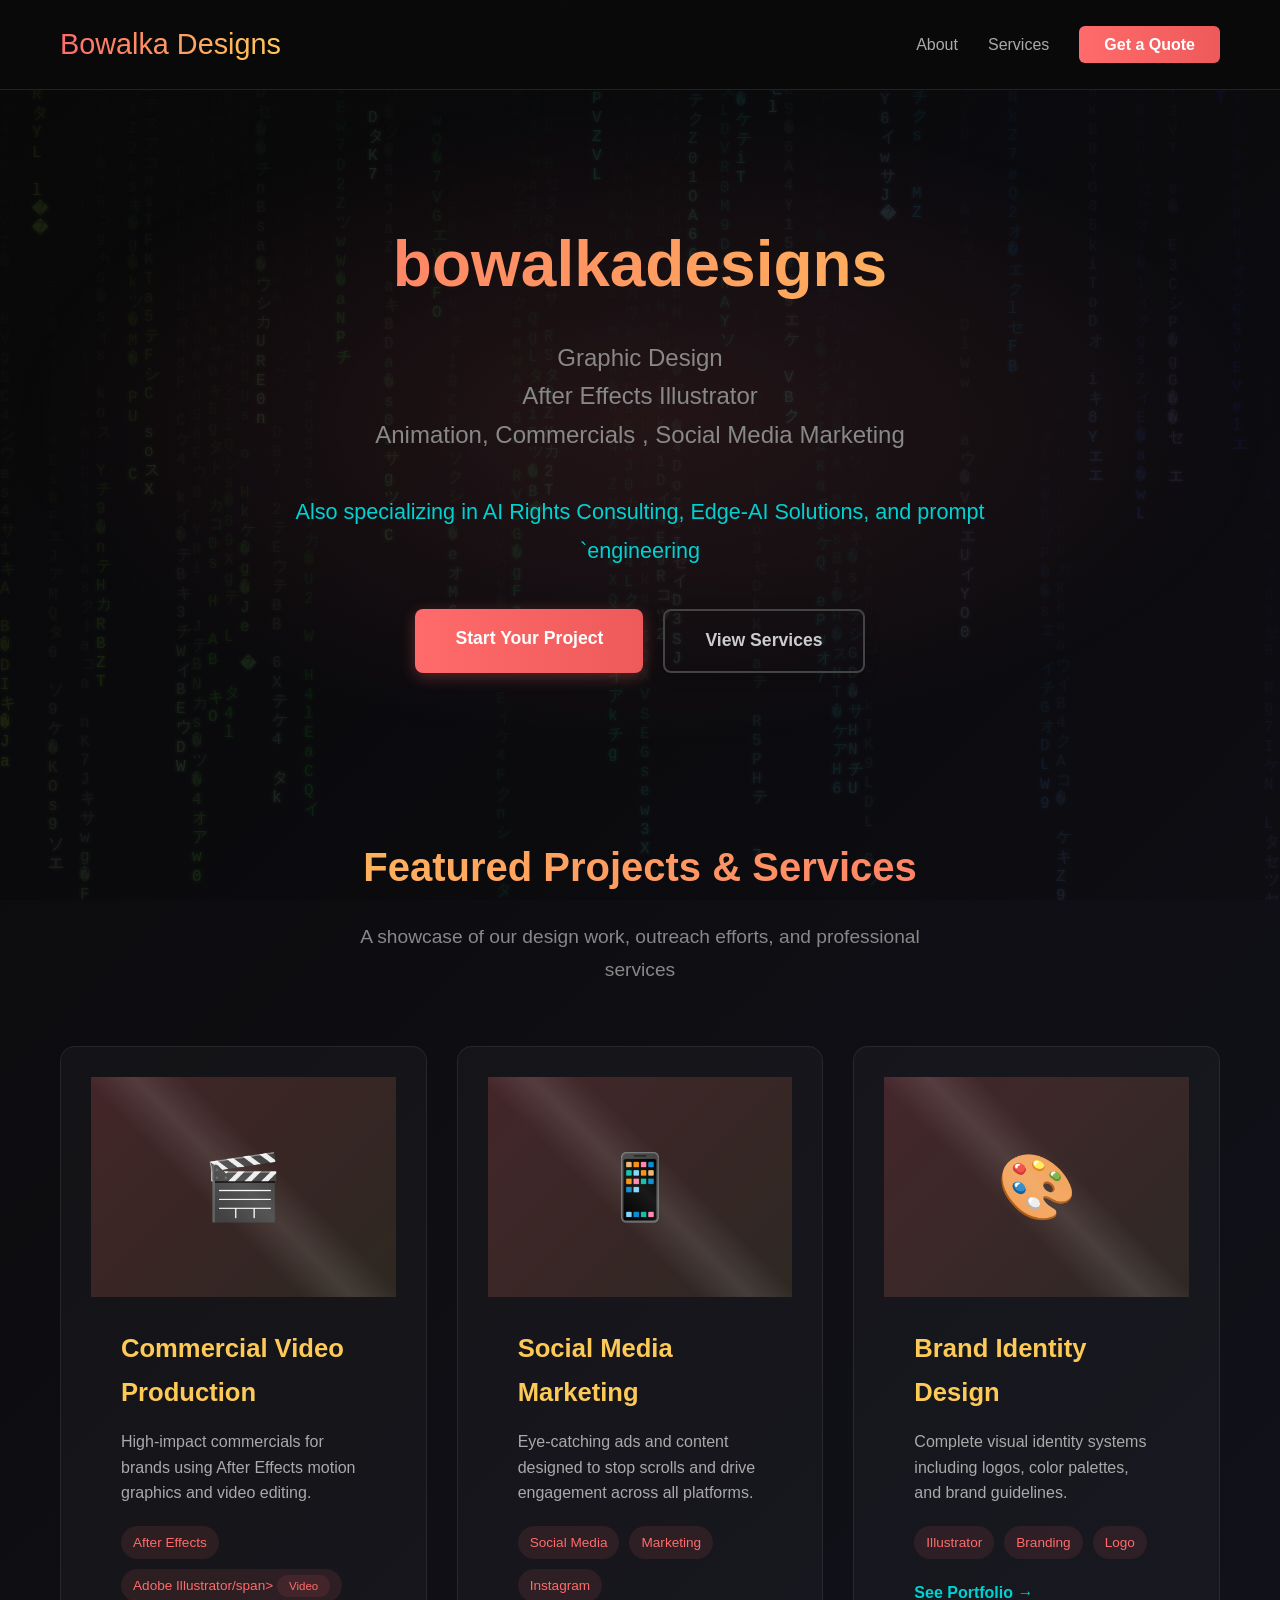
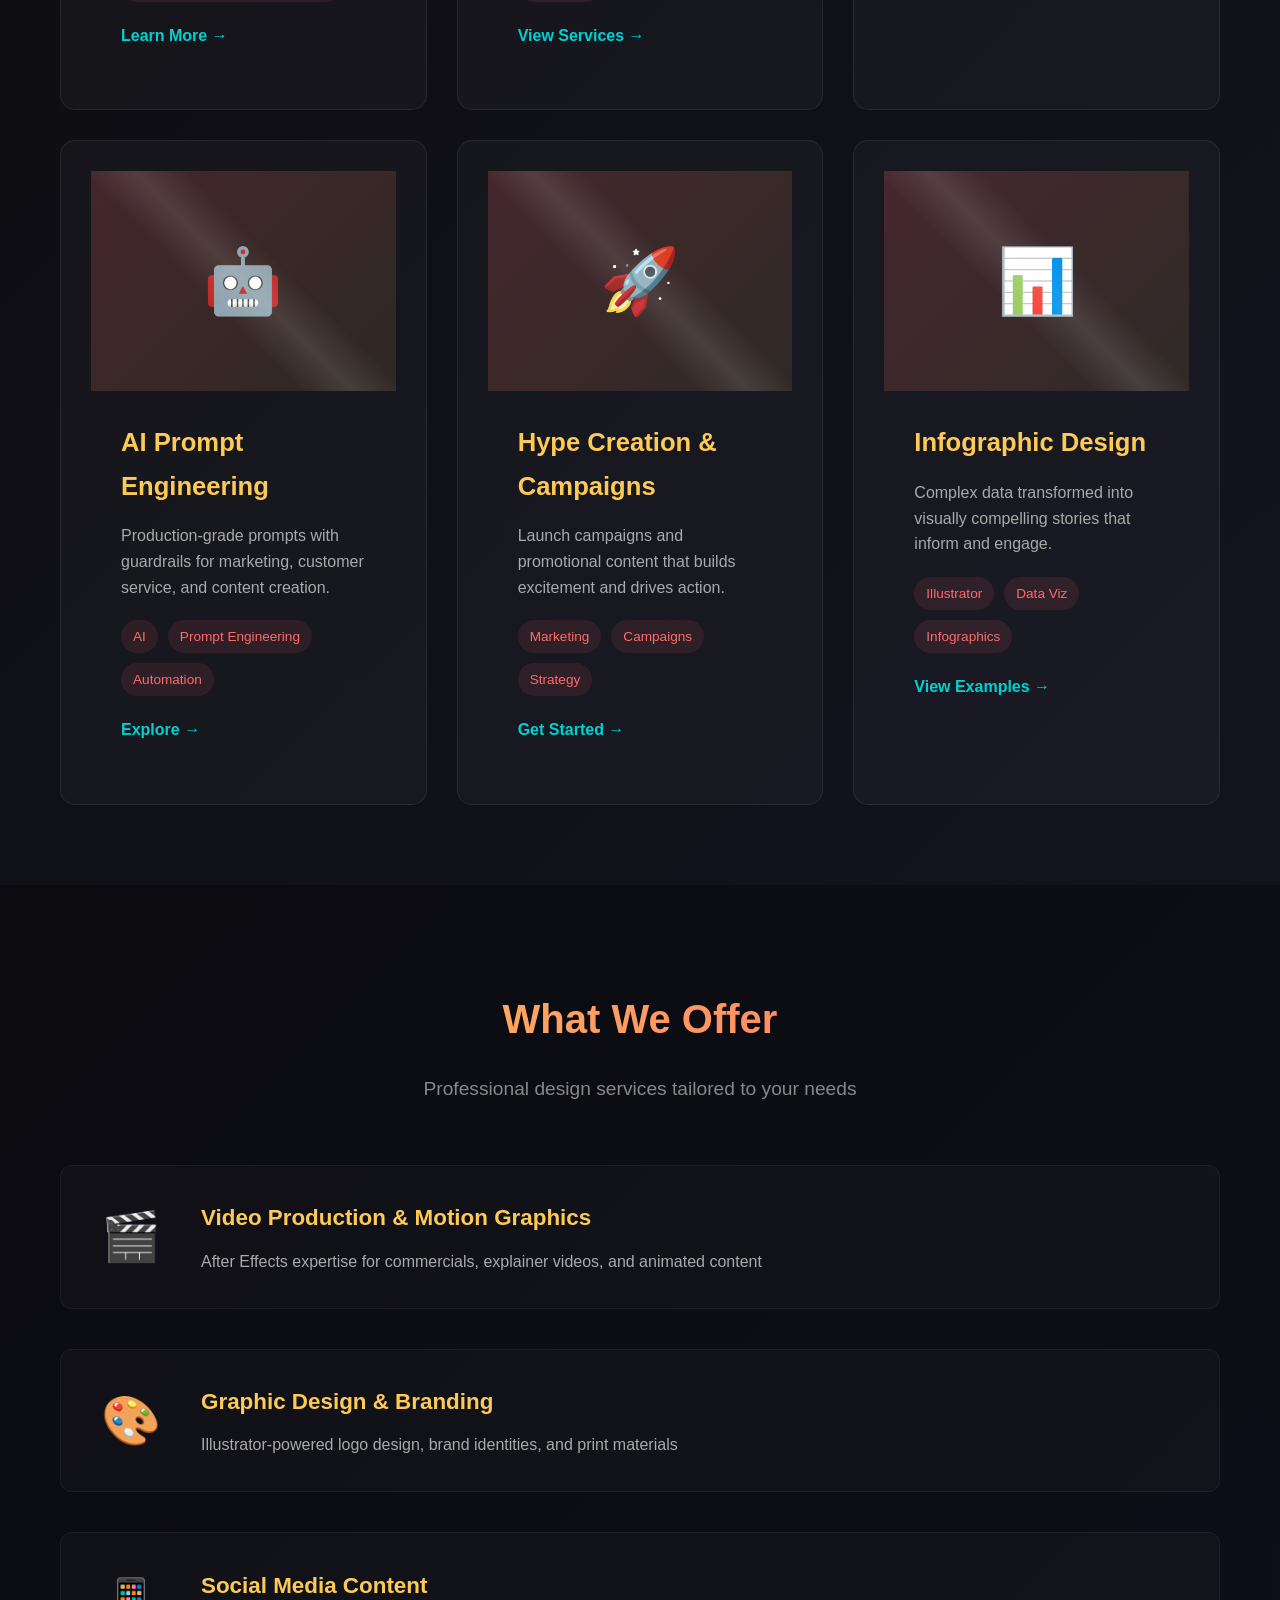
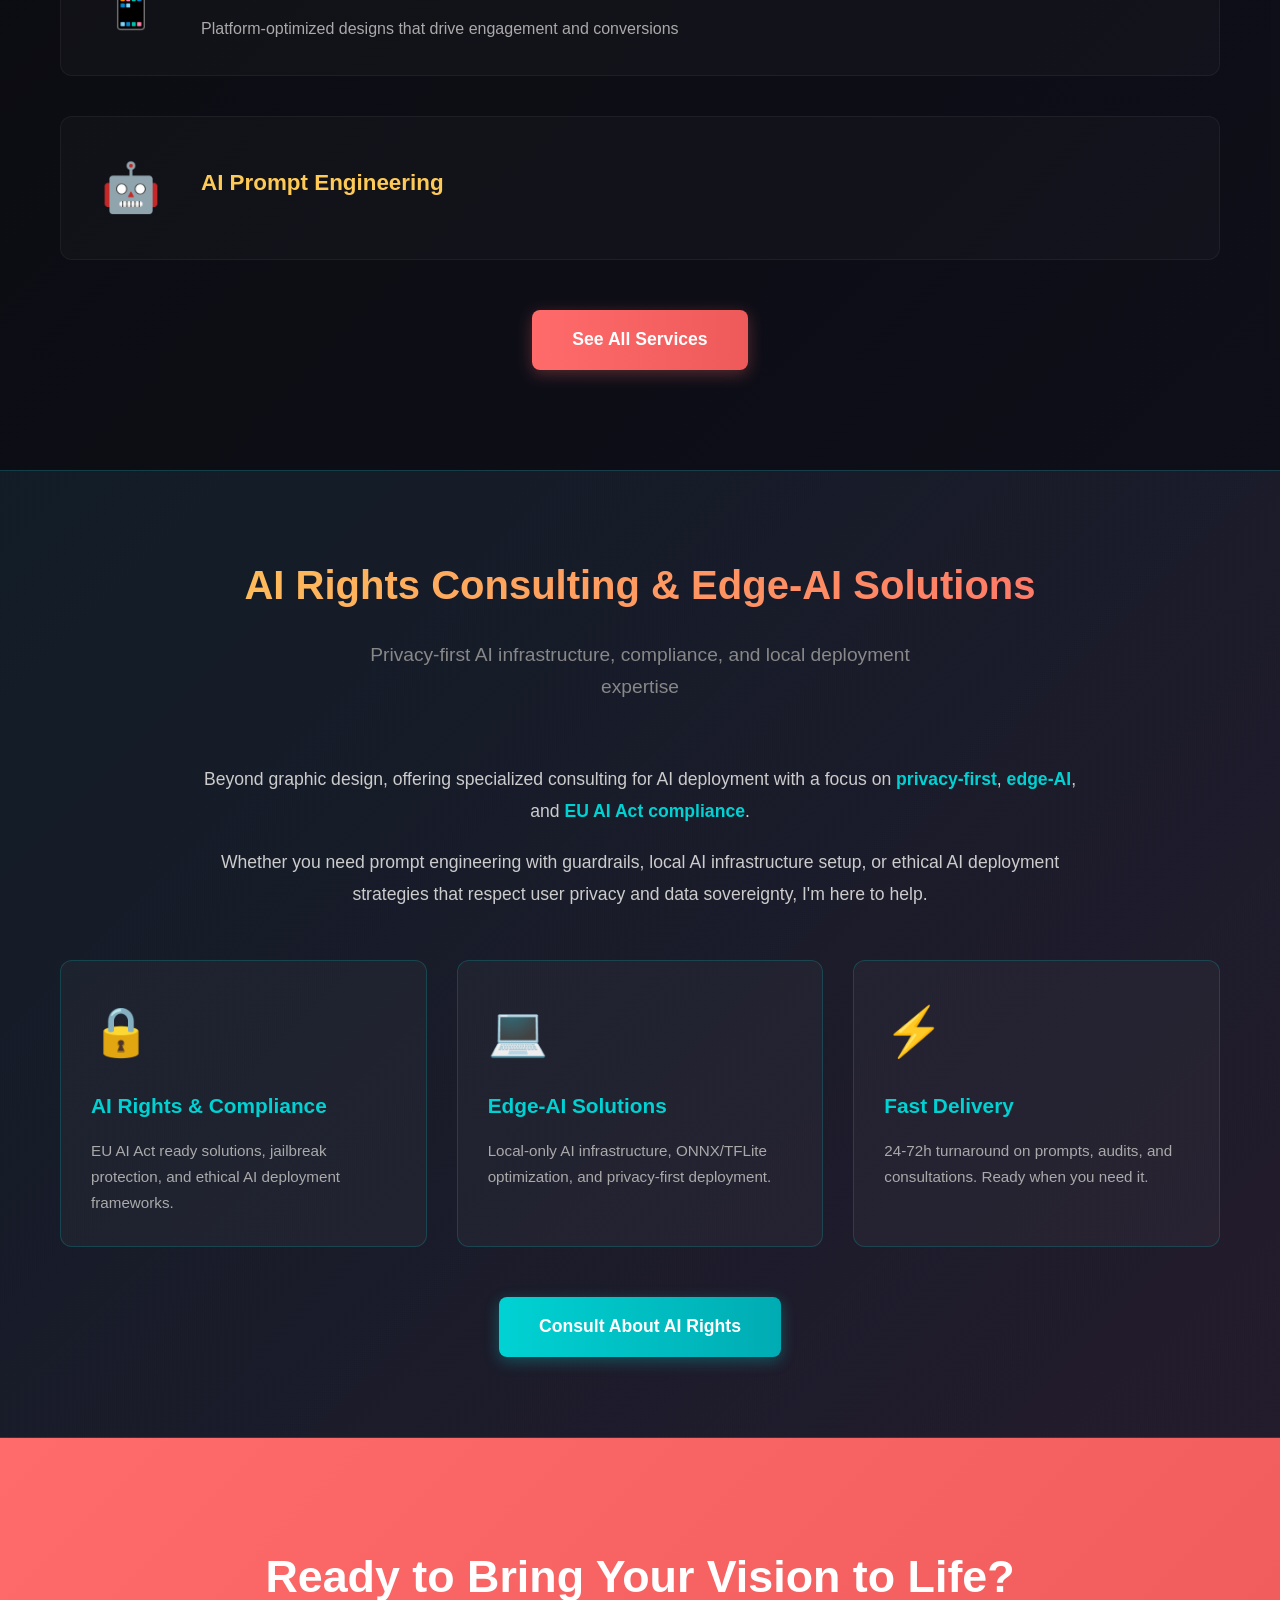
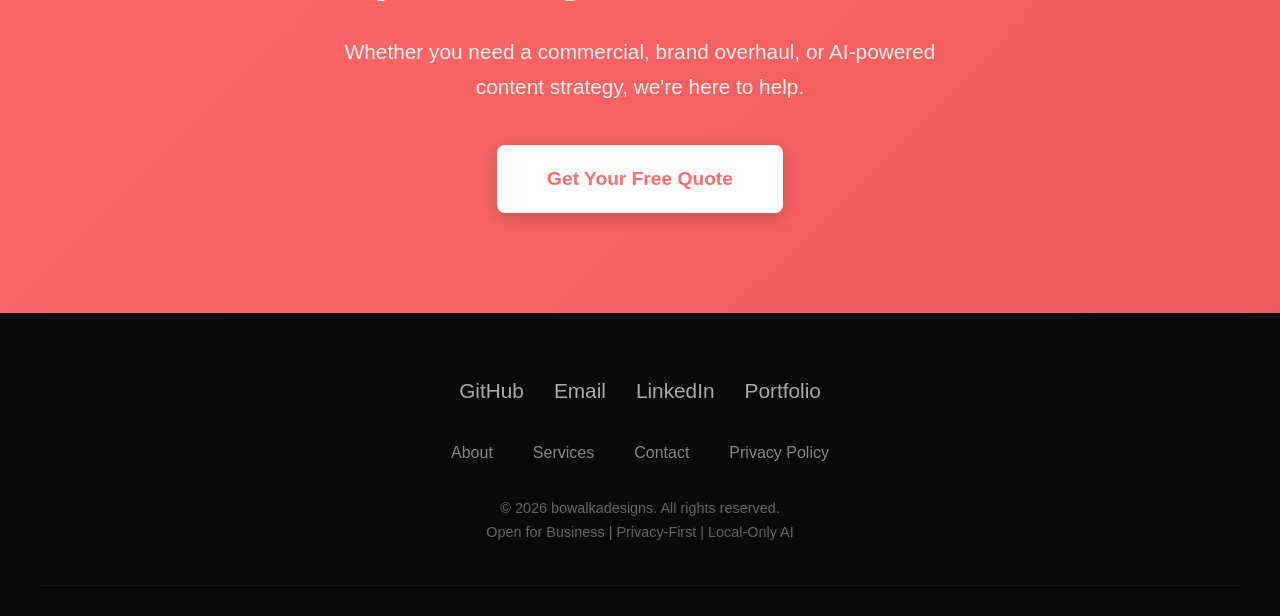
<file: index.html>
<!DOCTYPE html>
<html lang="en">
<head>
    <meta charset="UTF-8">
    <meta name="viewport" content="width=device-width, initial-scale=1.0">
    <title>bowalkadesigns | Graphic Design & AI Prompt Engineering</title>
    <meta name="description" content="Professional graphic design, AI ENGINEER, Adobe After Effects & Illustrator services. Commercials, social media advertising, and hype man.">
    <link rel="stylesheet" href="style.css">
    <style>
        * { margin: 0; padding: 0; box-sizing: border-box; }
        body {
            font-family: -apple-system, BlinkMacSystemFont, 'Segoe UI', Roboto, sans-serif;
            line-height: 1.7;
            color: #f0f0f0;
            background: linear-gradient(135deg, #0a0a0a 0%, #1a1a2e 100%);
            overflow-x: hidden;
        }
        
        /* Matrix canvas */
        #matrix-canvas { position: fixed; top: 0; left: 0; width: 100%; height: 100%; z-index: -1; opacity: 0.15; pointer-events: none; }
        
        /* Navigation */
        nav {
            background: rgba(10, 10, 10, 0.95);
            border-bottom: 1px solid rgba(255,255,255,0.1);
            padding: 20px 0;
            position: sticky;
            top: 0;
            z-index: 100;
            backdrop-filter: blur(10px);
        }
        nav .container { 
            display: flex; 
            justify-content: space-between; 
            align-items: center; 
            max-width: 1200px; 
            margin: 0 auto; 
            padding: 0 20px;
        }
        nav .logo { 
            font-size: 1.8em; 
            font-weight: bold; 
            background: linear-gradient(90deg, #ff6b6b, #feca57); 
            -webkit-background-clip: text; 
            -webkit-text-fill-color: transparent; 
        }
        nav .logo a { text-decoration: none; }
        nav ul { list-style: none; display: flex; gap: 30px; }
        nav a { 
            color: #aaa; 
            text-decoration: none; 
            transition: color 0.3s; 
            font-weight: 500;
        }
        nav a:hover { color: #feca57; }
        nav .cta-btn {
            background: linear-gradient(90deg, #ff6b6b, #ee5a5a);
            color: white !important;
            padding: 10px 25px;
            border-radius: 6px;
            font-weight: 600;
        }
        
        /* Hero Section */
        .hero {
            text-align: center;
            padding: 120px 20px 80px;
            background: radial-gradient(ellipse at center, rgba(255,107,107,0.1) 0%, transparent 70%);
        }
        .hero h1 { 
            font-size: 4em; 
            margin-bottom: 20px; 
            background: linear-gradient(90deg, #ff6b6b, #feca57); 
            -webkit-background-clip: text; 
            -webkit-text-fill-color: transparent;
            font-weight: 800;
        }
        .hero .tagline { 
            font-size: 1.5em; 
            color: #888; 
            max-width: 800px; 
            margin: 0 auto 40px;
            line-height: 1.6;
        }
        .hero-buttons { display: flex; gap: 20px; justify-content: center; flex-wrap: wrap; }
        .btn { 
            padding: 15px 40px; 
            border-radius: 8px; 
            text-decoration: none; 
            font-weight: 600; 
            transition: all 0.3s; 
            display: inline-block;
            font-size: 1.1em;
        }
        .btn-primary { 
            background: linear-gradient(90deg, #ff6b6b, #ee5a5a); 
            color: white;
            box-shadow: 0 4px 15px rgba(255,107,107,0.3);
        }
        .btn-secondary { 
            border: 2px solid #444; 
            color: #ccc; 
            background: transparent;
        }
        .btn:hover { 
            transform: translateY(-3px); 
            box-shadow: 0 8px 25px rgba(255,107,107,0.4);
        }
        .btn-secondary:hover { border-color: #ff6b6b; color: #ff6b6b; }
        
        /* Image Board Grid */
        .image-board { 
            padding: 80px 20px; 
            max-width: 1400px; 
            margin: 0 auto;
        }
        .section-title {
            text-align: center;
            font-size: 2.5em;
            margin-bottom: 20px;
            background: linear-gradient(90deg, #feca57, #ff6b6b);
            -webkit-background-clip: text;
            -webkit-text-fill-color: transparent;
        }
        .section-subtitle {
            text-align: center;
            color: #888;
            font-size: 1.2em;
            max-width: 600px;
            margin: 0 auto 60px;
        }
        
        .grid { 
            display: grid; 
            grid-template-columns: repeat(auto-fit, minmax(320px, 1fr)); 
            gap: 30px; 
            margin-top: 50px;
        }
        
        .card {
            background: rgba(255,255,255,0.03);
            border: 1px solid rgba(255,255,255,0.08);
            border-radius: 15px;
            overflow: hidden;
            transition: all 0.3s;
            position: relative;
        }
        .card:hover {
            transform: translateY(-10px);
            box-shadow: 0 20px 40px rgba(0,0,0,0.4);
            border-color: rgba(255,107,107,0.3);
        }
        .card-image {
            height: 220px;
            background: linear-gradient(135deg, rgba(255,107,107,0.2), rgba(254,202,87,0.1));
            display: flex;
            align-items: center;
            justify-content: center;
            font-size: 4em;
            position: relative;
            overflow: hidden;
        }
        .card-image::before {
            content: '';
            position: absolute;
            top: 0;
            left: 0;
            width: 100%;
            height: 100%;
            background: linear-gradient(45deg, transparent 40%, rgba(255,255,255,0.1) 50%, transparent 60%);
            animation: shimmer 3s infinite;
        }
        @keyframes shimmer {
            0% { transform: translateX(-100%); }
            100% { transform: translateX(100%); }
        }
        .card-content { padding: 30px; }
        .card h3 { 
            font-size: 1.6em; 
            margin-bottom: 15px; 
            color: #feca57;
        }
        .card p { 
            color: #aaa; 
            margin-bottom: 20px;
            line-height: 1.6;
        }
        .card .tags { display: flex; flex-wrap: wrap; gap: 10px; margin-bottom: 20px; }
        .card .tag {
            background: rgba(255,107,107,0.1);
            color: #ff6b6b;
            padding: 5px 12px;
            border-radius: 20px;
            font-size: 0.85em;
            font-weight: 500;
        }
        .card .card-link {
            color: #00d2d3;
            text-decoration: none;
            font-weight: 600;
            display: inline-flex;
            align-items: center;
            gap: 8px;
            transition: gap 0.3s;
        }
        .card .card-link:hover { gap: 12px; color: #ff6b6b; }
        
        /* Services Preview */
        .services-preview { 
            background: rgba(0,0,0,0.3); 
            padding: 100px 20px;
        }
        .service-item {
            display: flex;
            align-items: center;
            gap: 30px;
            margin-bottom: 40px;
            padding: 30px;
            background: rgba(255,255,255,0.02);
            border-radius: 12px;
            border: 1px solid rgba(255,255,255,0.05);
            transition: all 0.3s;
        }
        .service-item:hover {
            background: rgba(255,255,255,0.04);
            border-color: rgba(255,107,107,0.2);
            transform: translateX(10px);
        }
        .service-icon {
            font-size: 3em;
            min-width: 80px;
            text-align: center;
        }
        .service-info h3 { 
            color: #feca57; 
            margin-bottom: 10px; 
            font-size: 1.4em;
        }
        .service-info p { color: #aaa; }
        
        /* CTA Section */
        .cta-section {
            background: linear-gradient(135deg, #ff6b6b 0%, #ee5a5a 100%);
            padding: 100px 20px;
            text-align: center;
        }
        .cta-section h2 { 
            font-size: 2.8em; 
            margin-bottom: 20px; 
            color: white;
        }
        .cta-section p { 
            font-size: 1.3em; 
            margin-bottom: 40px; 
            color: rgba(255,255,255,0.9);
            max-width: 600px;
            margin-left: auto;
            margin-right: auto;
        }
        .cta-section .btn { 
            background: white; 
            color: #ff6b6b; 
            font-size: 1.2em;
            padding: 18px 50px;
        }
        .cta-section .btn:hover { 
            box-shadow: 0 10px 30px rgba(0,0,0,0.3);
        }
        
        /* Footer */
        footer { 
            background: #0a0a0a; 
            padding: 60px 20px 30px; 
            text-align: center; 
            color: #666;
        }
        .footer-content { 
            max-width: 1200px; 
            margin: 0 auto; 
            padding-bottom: 40px;
            border-bottom: 1px solid rgba(255,255,255,0.05);
        }
        .social-links { 
            display: flex; 
            justify-content: center; 
            gap: 30px; 
            margin-bottom: 30px;
            flex-wrap: wrap;
        }
        .social-links a { 
            color: #aaa; 
            text-decoration: none; 
            font-size: 1.3em;
            transition: color 0.3s;
        }
        .social-links a:hover { color: #ff6b6b; }
        .footer-links { 
            display: flex; 
            justify-content: center; 
            gap: 40px; 
            margin: 30px 0;
            flex-wrap: wrap;
        }
        .footer-links a { 
            color: #888; 
            text-decoration: none;
            transition: color 0.3s;
        }
        .footer-links a:hover { color: #feca57; }
        
        /* Mobile */
        @media (max-width: 768px) {
            .hero h1 { font-size: 2.5em; }
            .hero .tagline { font-size: 1.2em; }
            nav ul { gap: 15px; }
            nav .cta-btn { padding: 8px 15px; }
            .grid { grid-template-columns: 1fr; }
            .service-item { flex-direction: column; text-align: center; }
        }
    </style>
</head>
<body>
    <canvas id="matrix-canvas"></canvas>
    
    <nav>
        <div class="container">
            <div class="logo"><a href="index.html">Bowalka Designs</a></div>
            <ul>
                <li><a href="design.html">About</a></li>
                <li><a href="services.html">Services</a></li>
                <li><a href="quote.html" class="cta-btn">Get a Quote</a></li>
            </ul>
        </div>
    </nav>
    
    <section class="hero">
        <div class="container">
            <h1>bowalkadesigns</h1>
            <p class="tagline">Graphic Design<br>After Effects  Illustrator<br>Animation, Commercials
, Social Media Marketing<br><br><span style="color: #00d2d3; font-size: 0.9em;">Also specializing in AI Rights Consulting, Edge-AI Solutions, and prompt `engineering</span></p>
            <div class="hero-buttons">
                <a href="quote.html" class="btn btn-primary">Start Your Project</a>
                <a href="services.html" class="btn btn-secondary">View Services</a>
            </div>
        </div>
    </section>
    
    <section class="image-board">
        <div class="container">
            <h2 class="section-title">Featured Projects & Services</h2>
            <p class="section-subtitle">A showcase of our design work, outreach efforts, and professional services</p>
            
            <div class="grid">
                <!-- Project 1 -->
                <div class="card">
                    <div class="card-image">🎬</div>
                    <div class="card-content">
                        <h3>Commercial Video Production</h3>
                        <p>High-impact commercials for brands using After Effects motion graphics and video editing.</p>
                        <div class="tags">
                            <span class="tag">After Effects</span>
                            <span class="tag">Adobe Illustrator/span>
                            <span class="tag">Video</span>
                        </div>
                        <a href="design.html" class="card-link">Learn More →</a>
                    </div>
                </div>
                
                <!-- Project 2 -->
                <div class="card">
                    <div class="card-image">📱</div>
                    <div class="card-content">
                        <h3>Social Media Marketing</h3>
                        <p>Eye-catching ads and content designed to stop scrolls and drive engagement across all platforms.</p>
                        <div class="tags">
                            <span class="tag">Social Media</span>
                            <span class="tag">Marketing</span>
                            <span class="tag">Instagram</span>
                        </div>
                        <a href="services.html" class="card-link">View Services →</a>
                    </div>
                </div>
                
                <!-- Project 3 -->
                <div class="card">
                    <div class="card-image">🎨</div>
                    <div class="card-content">
                        <h3>Brand Identity Design</h3>
                        <p>Complete visual identity systems including logos, color palettes, and brand guidelines.</p>
                        <div class="tags">
                            <span class="tag">Illustrator</span>
                            <span class="tag">Branding</span>
                            <span class="tag">Logo</span>
                        </div>
                        <a href="design.html" class="card-link">See Portfolio →</a>
                    </div>
                </div>
                
                <!-- Project 4 -->
                <div class="card">
                    <div class="card-image">🤖</div>
                    <div class="card-content">
                        <h3>AI Prompt Engineering</h3>
                        <p>Production-grade prompts with guardrails for marketing, customer service, and content creation.</p>
                        <div class="tags">
                            <span class="tag">AI</span>
                            <span class="tag">Prompt Engineering</span>
                            <span class="tag">Automation</span>
                        </div>
                        <a href="services.html" class="card-link">Explore →</a>
                    </div>
                </div>
                
                <!-- Project 5 -->
                <div class="card">
                    <div class="card-image">🚀</div>
                    <div class="card-content">
                        <h3>Hype Creation & Campaigns</h3>
                        <p>Launch campaigns and promotional content that builds excitement and drives action.</p>
                        <div class="tags">
                            <span class="tag">Marketing</span>
                            <span class="tag">Campaigns</span>
                            <span class="tag">Strategy</span>
                        </div>
                        <a href="quote.html" class="card-link">Get Started →</a>
                    </div>
                </div>
                
                <!-- Project 6 -->
                <div class="card">
                    <div class="card-image">📊</div>
                    <div class="card-content">
                        <h3>Infographic Design</h3>
                        <p>Complex data transformed into visually compelling stories that inform and engage.</p>
                        <div class="tags">
                            <span class="tag">Illustrator</span>
                            <span class="tag">Data Viz</span>
                            <span class="tag">Infographics</span>
                        </div>
                        <a href="design.html" class="card-link">View Examples →</a>
                    </div>
                </div>
            </div>
        </div>
    </section>
    
    <section class="services-preview">
        <div class="container">
            <h2 class="section-title">What We Offer</h2>
            <p class="section-subtitle">Professional design services tailored to your needs</p>
            
            <div class="service-item">
                <div class="service-icon">🎬</div>
                <div class="service-info">
                    <h3>Video Production & Motion Graphics</h3>
                    <p>After Effects expertise for commercials, explainer videos, and animated content</p>
                </div>
            </div>
            
            <div class="service-item">
                <div class="service-icon">🎨</div>
                <div class="service-info">
                    <h3>Graphic Design & Branding</h3>
                    <p>Illustrator-powered logo design, brand identities, and print materials</p>
                </div>
            </div>
            
            <div class="service-item">
                <div class="service-icon">📱</div>
                <div class="service-info">
                    <h3>Social Media Content</h3>
                    <p>Platform-optimized designs that drive engagement and conversions</p>
                </div>
            </div>
            
            <div class="service-item">
                <div class="service-icon">🤖</div>
                <div class="service-info">
                    <h3>AI Prompt Engineering</h3>
                    <p/custom prompts with safety guardrails for business automation</p>
                </div>
            </div>
            
            <div style="text-align: center; margin-top: 50px;">
                <a href="services.html" class="btn btn-primary">See All Services</a>
            </div>
        </div>
    </section>
    
    <!-- AI Rights Consulting Section -->
    <section style="background: linear-gradient(135deg, rgba(0, 210, 211, 0.05), rgba(255, 107, 107, 0.05)); padding: 80px 20px; border-top: 1px solid rgba(0, 210, 211, 0.2); border-bottom: 1px solid rgba(255, 107, 107, 0.2);">
        <div class="container">
            <h2 class="section-title" style="color: #00d2d3;">AI Rights Consulting & Edge-AI Solutions</h2>
            <p class="section-subtitle">Privacy-first AI infrastructure, compliance, and local deployment expertise</p>
            
            <div style="max-width: 900px; margin: 0 auto; text-align: center; color: #ccc; line-height: 1.8; margin-bottom: 40px;">
                <p style="font-size: 1.1em; margin-bottom: 20px;">
                    Beyond graphic design, offering specialized consulting for AI deployment with a focus on <strong style="color: #00d2d3;">privacy-first</strong>, <strong style="color: #00d2d3;">edge-AI</strong>, and <strong style="color: #00d2d3;">EU AI Act compliance</strong>.
                </p>
                <p style="font-size: 1.1em;">
                    Whether you need prompt engineering with guardrails, local AI infrastructure setup, or ethical AI deployment strategies that respect user privacy and data sovereignty, I'm here to help.
                </p>
            </div>
            
            <div class="grid grid-3" style="margin-top: 50px;">
                <div style="background: rgba(255,255,255,0.03); padding: 30px; border-radius: 12px; border: 1px solid rgba(0, 210, 211, 0.2);">
                    <div style="font-size: 3em; margin-bottom: 15px;">🔒</div>
                    <h3 style="color: #00d2d3; margin-bottom: 15px; font-size: 1.3em;">AI Rights & Compliance</h3>
                    <p style="color: #aaa; font-size: 0.95em;">EU AI Act ready solutions, jailbreak protection, and ethical AI deployment frameworks.</p>
                </div>
                
                <div style="background: rgba(255,255,255,0.03); padding: 30px; border-radius: 12px; border: 1px solid rgba(0, 210, 211, 0.2);">
                    <div style="font-size: 3em; margin-bottom: 15px;">💻</div>
                    <h3 style="color: #00d2d3; margin-bottom: 15px; font-size: 1.3em;">Edge-AI Solutions</h3>
                    <p style="color: #aaa; font-size: 0.95em;">Local-only AI infrastructure, ONNX/TFLite optimization, and privacy-first deployment.</p>
                </div>
                
                <div style="background: rgba(255,255,255,0.03); padding: 30px; border-radius: 12px; border: 1px solid rgba(0, 210, 211, 0.2);">
                    <div style="font-size: 3em; margin-bottom: 15px;">⚡</div>
                    <h3 style="color: #00d2d3; margin-bottom: 15px; font-size: 1.3em;">Fast Delivery</h3>
                    <p style="color: #aaa; font-size: 0.95em;">24-72h turnaround on prompts, audits, and consultations. Ready when you need it.</p>
                </div>
            </div>
            
            <div style="text-align: center; margin-top: 50px;">
                <a href="quote.html" class="btn" style="background: linear-gradient(90deg, #00d2d3, #00acb3); color: white; padding: 15px 40px; border-radius: 8px; text-decoration: none; font-weight: 600; font-size: 1.1em; box-shadow: 0 4px 15px rgba(0, 210, 211, 0.3);">Consult About AI Rights</a>
            </div>
        </div>
    </section>
    
    <section class="cta-section">
        <div class="container">
            <h2>Ready to Bring Your Vision to Life?</h2>
            <p>Whether you need a commercial, brand overhaul, or AI-powered content strategy, we're here to help.</p>
            <a href="quote.html" class="btn">Get Your Free Quote</a>
        </div>
    </section>
    
    <footer>
        <div class="footer-content">
            <div class="social-links">
                <a href="https://github.com/BoWalka" target="_blank">GitHub</a>
                <a href="mailto:bowa@proton.me">Email</a>
                <a href="#">LinkedIn</a>
                <a href="#">Portfolio</a>
            </div>
            <div class="footer-links">
                <a href="design.html">About</a>
                <a href="services.html">Services</a>
                <a href="quote.html">Contact</a>
                <a href="#">Privacy Policy</a>
            </div>
            <p style="margin-top: 30px; font-size: 0.9em;">&copy; 2026 bowalkadesigns. All rights reserved.<br>Open for Business | Privacy-First | Local-Only AI</p>
        </div>
    </footer>
    
    <script src="matrix.js"></script>
</body>
</html>
</file>
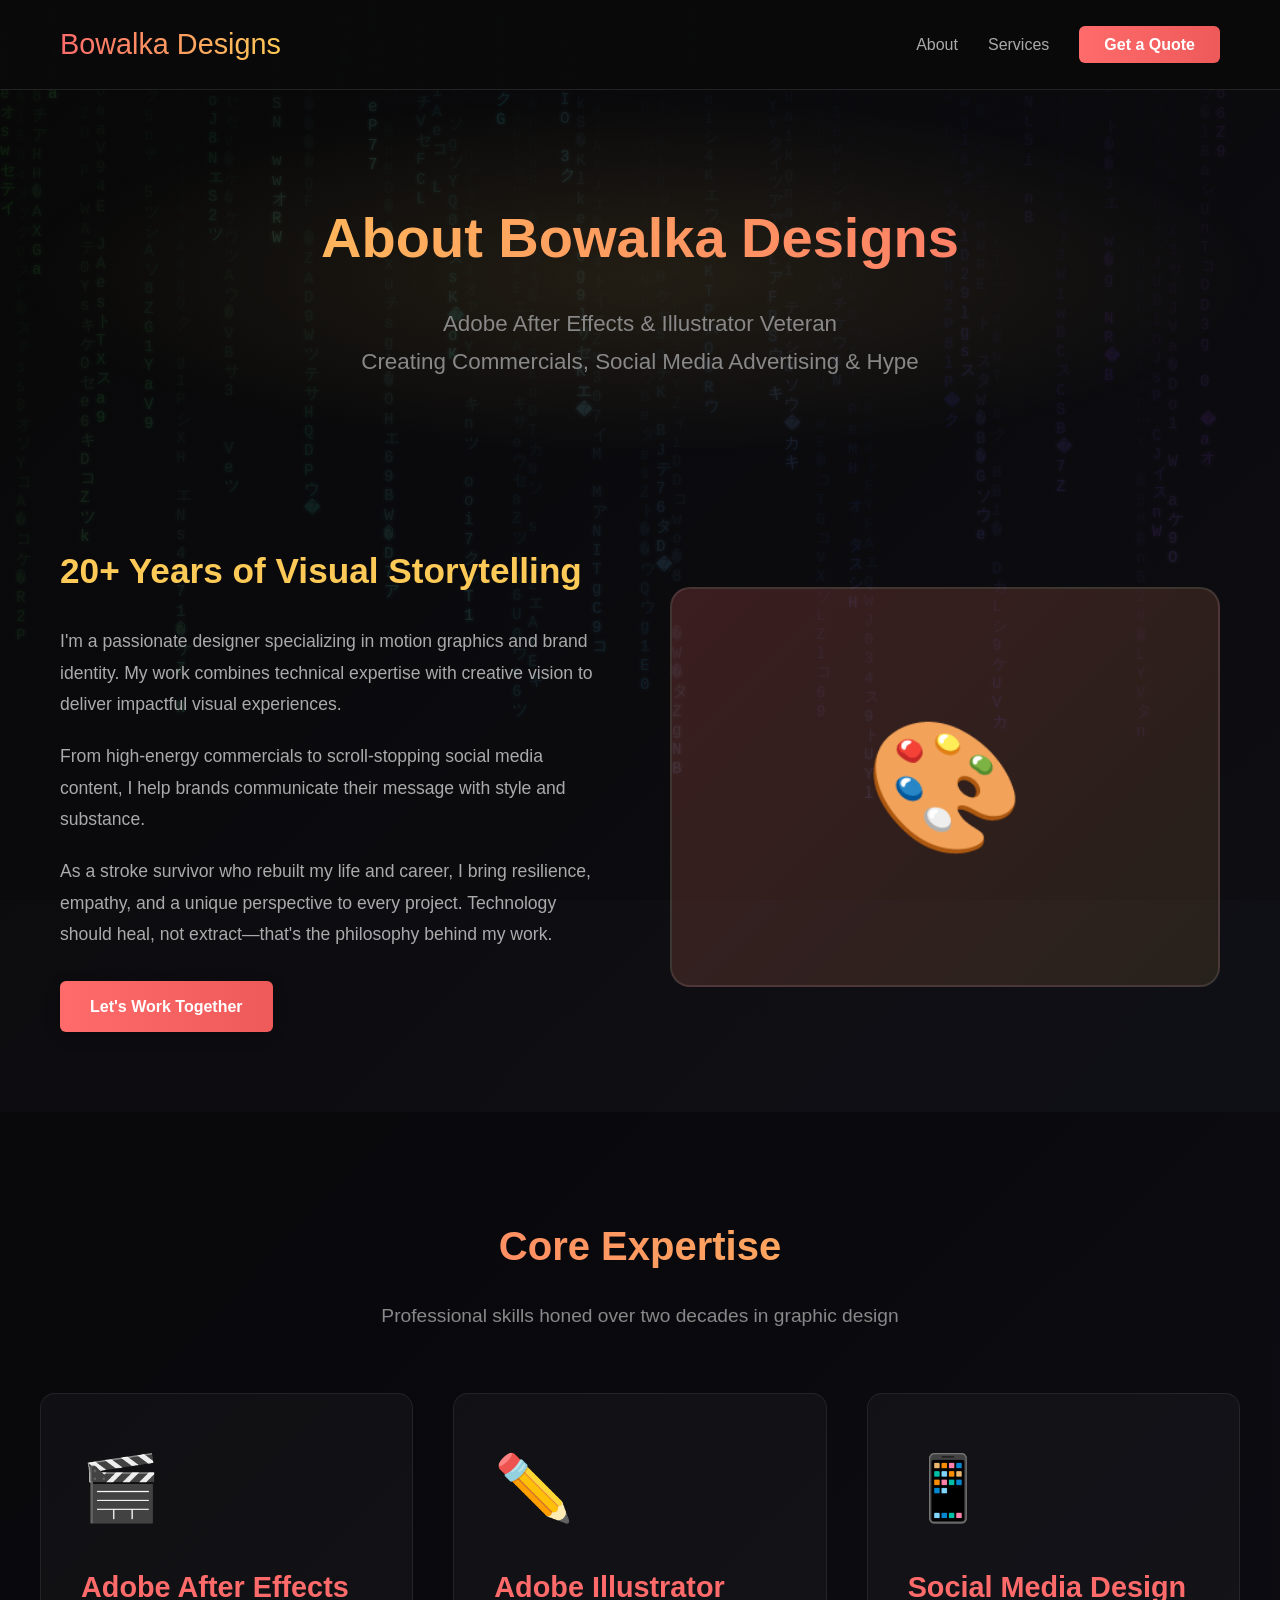
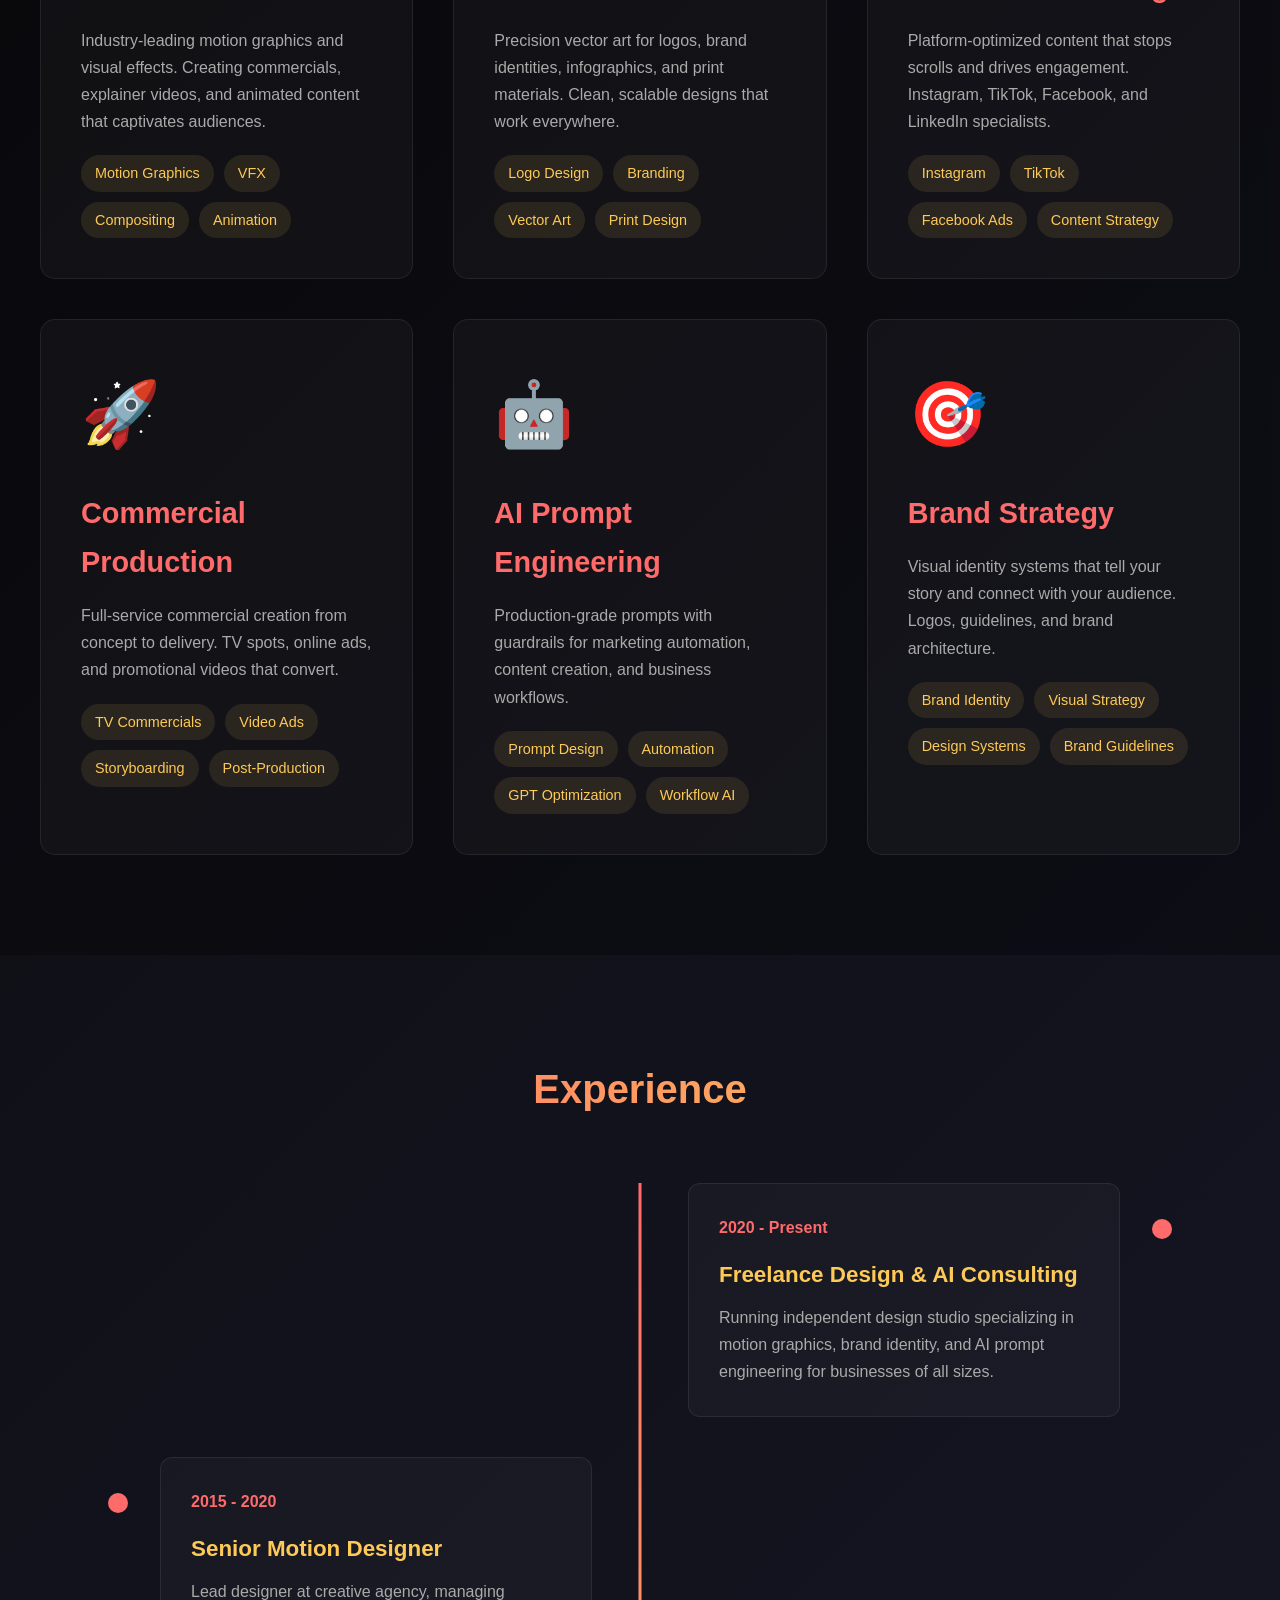
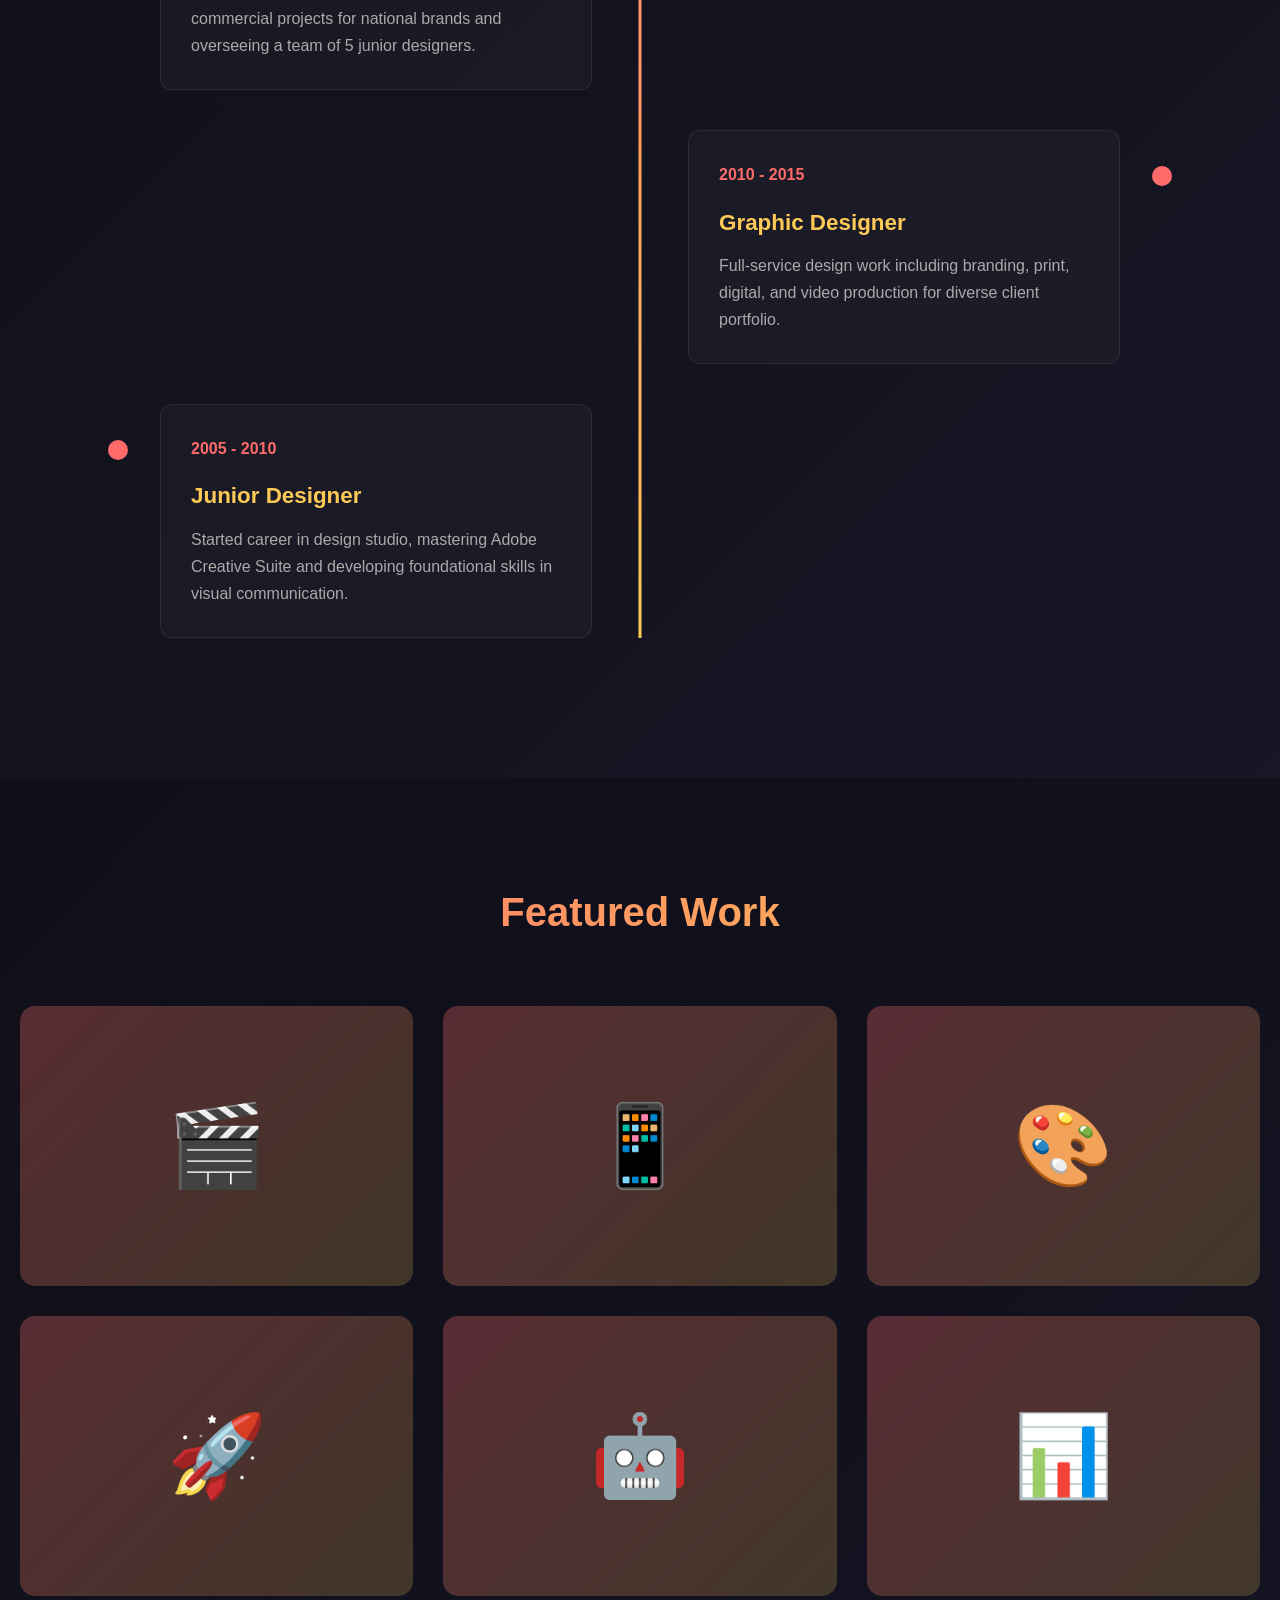
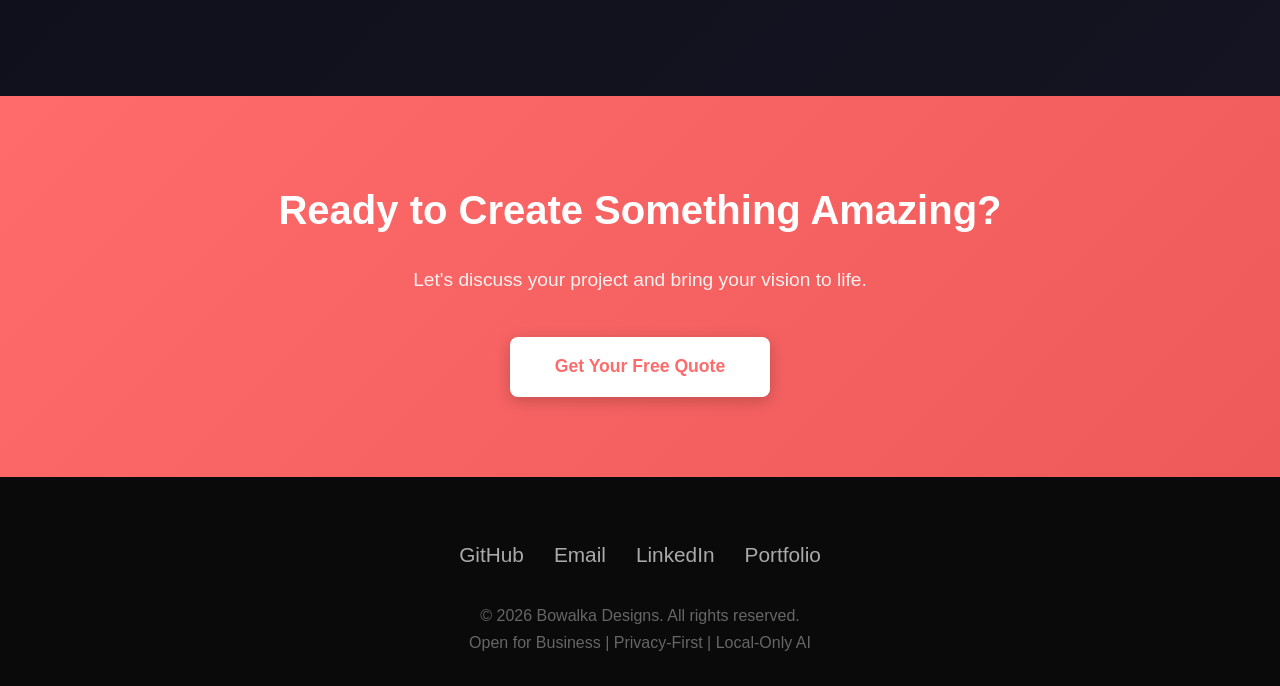
<file: design.html>
<!DOCTYPE html>
<html lang="en">
<head>
    <meta charset="UTF-8">
    <meta name="viewport" content="width=device-width, initial-scale=1.0">
    <title>About | Bowalka Designs - Adobe Expert</title>
    <meta name="description" content="Adobe After Effects and Illustrator veteran specializing in commercials, social media advertising, and hype creation.">
    <link rel="stylesheet" href="style.css">
    <style>
        * { margin: 0; padding: 0; box-sizing: border-box; }
        body {
            font-family: -apple-system, BlinkMacSystemFont, 'Segoe UI', Roboto, sans-serif;
            line-height: 1.7;
            color: #f0f0f0;
            background: linear-gradient(135deg, #0a0a0a 0%, #1a1a2e 100%);
        }
        
        /* Matrix canvas */
        #matrix-canvas { position: fixed; top: 0; left: 0; width: 100%; height: 100%; z-index: -1; opacity: 0.12; pointer-events: none; }
        
        /* Navigation */
        nav {
            background: rgba(10, 10, 10, 0.95);
            border-bottom: 1px solid rgba(255,255,255,0.1);
            padding: 20px 0;
            position: sticky;
            top: 0;
            z-index: 100;
        }
        nav .container { 
            display: flex; 
            justify-content: space-between; 
            align-items: center; 
            max-width: 1200px; 
            margin: 0 auto; 
            padding: 0 20px;
        }
        nav .logo { 
            font-size: 1.8em; 
            font-weight: bold; 
            background: linear-gradient(90deg, #ff6b6b, #feca57); 
            -webkit-background-clip: text; 
            -webkit-text-fill-color: transparent; 
        }
        nav .logo a { text-decoration: none; }
        nav ul { list-style: none; display: flex; gap: 30px; }
        nav a { 
            color: #aaa; 
            text-decoration: none; 
            transition: color 0.3s; 
            font-weight: 500;
        }
        nav a:hover { color: #feca57; }
        nav .cta-btn {
            background: linear-gradient(90deg, #ff6b6b, #ee5a5a);
            color: white !important;
            padding: 10px 25px;
            border-radius: 6px;
            font-weight: 600;
        }
        
        /* Hero */
        .page-hero {
            text-align: center;
            padding: 100px 20px 80px;
            background: radial-gradient(ellipse at center, rgba(255,202,87,0.1) 0%, transparent 70%);
        }
        .page-hero h1 { 
            font-size: 3.5em; 
            margin-bottom: 20px;
            background: linear-gradient(90deg, #feca57, #ff6b6b); 
            -webkit-background-clip: text; 
            -webkit-text-fill-color: transparent;
        }
        .page-hero p { 
            font-size: 1.4em; 
            color: #888; 
            max-width: 700px; 
            margin: 0 auto;
        }
        
        /* Bio Section */
        .bio-section { 
            padding: 80px 20px; 
            max-width: 1200px; 
            margin: 0 auto;
        }
        .bio-grid { 
            display: grid; 
            grid-template-columns: 1fr 1fr; 
            gap: 60px; 
            align-items: center;
        }
        .bio-content h2 { 
            font-size: 2.2em; 
            margin-bottom: 25px; 
            color: #feca57;
        }
        .bio-content p { 
            color: #aaa; 
            margin-bottom: 20px; 
            font-size: 1.1em;
            line-height: 1.8;
        }
        .bio-image {
            background: linear-gradient(135deg, rgba(255,107,107,0.2), rgba(254,202,87,0.1));
            border-radius: 20px;
            height: 400px;
            display: flex;
            align-items: center;
            justify-content: center;
            font-size: 8em;
            border: 2px solid rgba(255,255,255,0.1);
        }
        
        /* Skills Section */
        .skills-section { 
            background: rgba(0,0,0,0.3); 
            padding: 100px 20px;
        }
        .skills-container { 
            max-width: 1200px; 
            margin: 0 auto;
        }
        .section-title {
            text-align: center;
            font-size: 2.5em;
            margin-bottom: 20px;
            background: linear-gradient(90deg, #ff6b6b, #feca57);
            -webkit-background-clip: text;
            -webkit-text-fill-color: transparent;
        }
        .section-subtitle {
            text-align: center;
            color: #888;
            font-size: 1.2em;
            max-width: 600px;
            margin: 0 auto 60px;
        }
        
        .skills-grid { 
            display: grid; 
            grid-template-columns: repeat(auto-fit, minmax(300px, 1fr)); 
            gap: 40px;
        }
        .skill-card {
            background: rgba(255,255,255,0.03);
            border: 1px solid rgba(255,255,255,0.08);
            border-radius: 15px;
            padding: 40px;
            transition: all 0.3s;
        }
        .skill-card:hover {
            transform: translateY(-5px);
            border-color: rgba(255,107,107,0.3);
            box-shadow: 0 20px 40px rgba(0,0,0,0.3);
        }
        .skill-icon { font-size: 4em; margin-bottom: 20px; }
        .skill-card h3 { 
            font-size: 1.8em; 
            margin-bottom: 15px; 
            color: #ff6b6b;
        }
        .skill-card p { 
            color: #aaa; 
            margin-bottom: 20px; 
            line-height: 1.7;
        }
        .skill-tags { display: flex; flex-wrap: wrap; gap: 10px; }
        .skill-tag {
            background: rgba(255,202,87,0.1);
            color: #feca57;
            padding: 6px 14px;
            border-radius: 20px;
            font-size: 0.9em;
            font-weight: 500;
        }
        
        /* Experience Timeline */
        .experience-section { 
            padding: 100px 20px; 
            max-width: 1000px; 
            margin: 0 auto;
        }
        .timeline { 
            position: relative; 
            margin-top: 60px;
        }
        .timeline::before {
            content: '';
            position: absolute;
            left: 50%;
            transform: translateX(-50%);
            width: 3px;
            height: 100%;
            background: linear-gradient(180deg, #ff6b6b, #feca57);
        }
        .timeline-item {
            background: rgba(255,255,255,0.03);
            border: 1px solid rgba(255,255,255,0.08);
            border-radius: 12px;
            padding: 30px;
            margin-bottom: 40px;
            position: relative;
            width: 45%;
        }
        .timeline-item:nth-child(odd) { margin-left: auto; }
        .timeline-item::before {
            content: '';
            position: absolute;
            width: 20px;
            height: 20px;
            background: #ff6b6b;
            border-radius: 50%;
            top: 35px;
        }
        .timeline-item:nth-child(odd)::before { right: -53px; }
        .timeline-item:nth-child(even)::before { left: -53px; }
        .timeline-item h3 { color: #feca57; margin-bottom: 10px; font-size: 1.4em; }
        .timeline-item .year { 
            color: #ff6b6b; 
            font-weight: bold; 
            margin-bottom: 15px; 
            display: block;
        }
        .timeline-item p { color: #aaa; line-height: 1.7; }
        
        /* Portfolio Preview */
        .portfolio-section { 
            background: rgba(0,0,0,0.2); 
            padding: 100px 20px;
        }
        .portfolio-grid { 
            display: grid; 
            grid-template-columns: repeat(auto-fit, minmax(350px, 1fr)); 
            gap: 30px; 
            max-width: 1400px; 
            margin: 0 auto;
        }
        .portfolio-item {
            position: relative;
            border-radius: 15px;
            overflow: hidden;
            height: 280px;
            background: linear-gradient(135deg, rgba(255,107,107,0.3), rgba(254,202,87,0.2));
            display: flex;
            align-items: center;
            justify-content: center;
            font-size: 5em;
            cursor: pointer;
            transition: transform 0.3s;
        }
        .portfolio-item:hover { transform: scale(1.05); }
        .portfolio-overlay {
            position: absolute;
            bottom: 0;
            left: 0;
            right: 0;
            background: linear-gradient(transparent, rgba(0,0,0,0.9));
            padding: 30px;
            transform: translateY(100%);
            transition: transform 0.3s;
        }
        .portfolio-item:hover .portfolio-overlay { transform: translateY(0); }
        .portfolio-overlay h3 { color: #feca57; margin-bottom: 10px; }
        .portfolio-overlay p { color: #ccc; font-size: 0.95em; }
        
        /* CTA */
        .cta-section {
            background: linear-gradient(135deg, #ff6b6b 0%, #ee5a5a 100%);
            padding: 80px 20px;
            text-align: center;
        }
        .cta-section h2 { 
            font-size: 2.5em; 
            margin-bottom: 20px; 
            color: white;
        }
        .cta-section p { 
            font-size: 1.2em; 
            margin-bottom: 40px; 
            color: rgba(255,255,255,0.9);
        }
        .cta-section .btn { 
            background: white; 
            color: #ff6b6b; 
            padding: 15px 45px;
            border-radius: 8px;
            text-decoration: none;
            font-weight: 600;
            font-size: 1.1em;
            display: inline-block;
            transition: transform 0.3s;
        }
        .cta-section .btn:hover { transform: translateY(-3px); }
        
        /* Footer */
        footer { 
            background: #0a0a0a; 
            padding: 60px 20px 30px; 
            text-align: center; 
            color: #666;
        }
        .social-links { 
            display: flex; 
            justify-content: center; 
            gap: 30px; 
            margin-bottom: 30px;
            flex-wrap: wrap;
        }
        .social-links a { 
            color: #aaa; 
            text-decoration: none; 
            font-size: 1.3em;
            transition: color 0.3s;
        }
        .social-links a:hover { color: #ff6b6b; }
        
        /* Mobile */
        @media (max-width: 768px) {
            .page-hero h1 { font-size: 2.5em; }
            .bio-grid { grid-template-columns: 1fr; }
            .timeline::before { left: 20px; }
            .timeline-item { width: 90%; margin-left: 50px !important; }
            .timeline-item::before { left: -43px !important; }
            .portfolio-grid { grid-template-columns: 1fr; }
        }
    </style>
</head>
<body>
    <canvas id="matrix-canvas"></canvas>
    
    <nav>
        <div class="container">
            <div class="logo"><a href="index.html">Bowalka Designs</a></div>
            <ul>
                <li><a href="design.html">About</a></li>
                <li><a href="services.html">Services</a></li>
                <li><a href="quote.html" class="cta-btn">Get a Quote</a></li>
            </ul>
        </div>
    </nav>
    
    <section class="page-hero">
        <div class="container">
            <h1>About Bowalka Designs</h1>
            <p>Adobe After Effects & Illustrator Veteran<br>Creating Commercials, Social Media Advertising & Hype</p>
        </div>
    </section>
    
    <section class="bio-section">
        <div class="bio-grid">
            <div class="bio-content">
                <h2>20+ Years of Visual Storytelling</h2>
                <p>I'm a passionate designer specializing in motion graphics and brand identity. My work combines technical expertise with creative vision to deliver impactful visual experiences.</p>
                <p>From high-energy commercials to scroll-stopping social media content, I help brands communicate their message with style and substance.</p>
                <p>As a stroke survivor who rebuilt my life and career, I bring resilience, empathy, and a unique perspective to every project. Technology should heal, not extract—that's the philosophy behind my work.</p>
                <a href="quote.html" class="btn btn-primary" style="background: linear-gradient(90deg, #ff6b6b, #ee5a5a); color: white; padding: 12px 30px; border-radius: 6px; text-decoration: none; font-weight: 600; display: inline-block; margin-top: 10px;">Let's Work Together</a>
            </div>
            <div class="bio-image">🎨</div>
        </div>
    </section>
    
    <section class="skills-section">
        <div class="skills-container">
            <h2 class="section-title">Core Expertise</h2>
            <p class="section-subtitle">Professional skills honed over two decades in graphic design</p>
            
            <div class="skills-grid">
                <div class="skill-card">
                    <div class="skill-icon">🎬</div>
                    <h3>Adobe After Effects</h3>
                    <p>Industry-leading motion graphics and visual effects. Creating commercials, explainer videos, and animated content that captivates audiences.</p>
                    <div class="skill-tags">
                        <span class="skill-tag">Motion Graphics</span>
                        <span class="skill-tag">VFX</span>
                        <span class="skill-tag">Compositing</span>
                        <span class="skill-tag">Animation</span>
                    </div>
                </div>
                
                <div class="skill-card">
                    <div class="skill-icon">✏️</div>
                    <h3>Adobe Illustrator</h3>
                    <p>Precision vector art for logos, brand identities, infographics, and print materials. Clean, scalable designs that work everywhere.</p>
                    <div class="skill-tags">
                        <span class="skill-tag">Logo Design</span>
                        <span class="skill-tag">Branding</span>
                        <span class="skill-tag">Vector Art</span>
                        <span class="skill-tag">Print Design</span>
                    </div>
                </div>
                
                <div class="skill-card">
                    <div class="skill-icon">📱</div>
                    <h3>Social Media Design</h3>
                    <p>Platform-optimized content that stops scrolls and drives engagement. Instagram, TikTok, Facebook, and LinkedIn specialists.</p>
                    <div class="skill-tags">
                        <span class="skill-tag">Instagram</span>
                        <span class="skill-tag">TikTok</span>
                        <span class="skill-tag">Facebook Ads</span>
                        <span class="skill-tag">Content Strategy</span>
                    </div>
                </div>
                
                <div class="skill-card">
                    <div class="skill-icon">🚀</div>
                    <h3>Commercial Production</h3>
                    <p>Full-service commercial creation from concept to delivery. TV spots, online ads, and promotional videos that convert.</p>
                    <div class="skill-tags">
                        <span class="skill-tag">TV Commercials</span>
                        <span class="skill-tag">Video Ads</span>
                        <span class="skill-tag">Storyboarding</span>
                        <span class="skill-tag">Post-Production</span>
                    </div>
                </div>
                
                <div class="skill-card">
                    <div class="skill-icon">🤖</div>
                    <h3>AI Prompt Engineering</h3>
                    <p>Production-grade prompts with guardrails for marketing automation, content creation, and business workflows.</p>
                    <div class="skill-tags">
                        <span class="skill-tag">Prompt Design</span>
                        <span class="skill-tag">Automation</span>
                        <span class="skill-tag">GPT Optimization</span>
                        <span class="skill-tag">Workflow AI</span>
                    </div>
                </div>
                
                <div class="skill-card">
                    <div class="skill-icon">🎯</div>
                    <h3>Brand Strategy</h3>
                    <p>Visual identity systems that tell your story and connect with your audience. Logos, guidelines, and brand architecture.</p>
                    <div class="skill-tags">
                        <span class="skill-tag">Brand Identity</span>
                        <span class="skill-tag">Visual Strategy</span>
                        <span class="skill-tag">Design Systems</span>
                        <span class="skill-tag">Brand Guidelines</span>
                    </div>
                </div>
            </div>
        </div>
    </section>
    
    <section class="experience-section">
        <h2 class="section-title" style="text-align: center;">Experience</h2>
        <div class="timeline">
            <div class="timeline-item">
                <span class="year">2020 - Present</span>
                <h3>Freelance Design & AI Consulting</h3>
                <p>Running independent design studio specializing in motion graphics, brand identity, and AI prompt engineering for businesses of all sizes.</p>
            </div>
            
            <div class="timeline-item">
                <span class="year">2015 - 2020</span>
                <h3>Senior Motion Designer</h3>
                <p>Lead designer at creative agency, managing commercial projects for national brands and overseeing a team of 5 junior designers.</p>
            </div>
            
            <div class="timeline-item">
                <span class="year">2010 - 2015</span>
                <h3>Graphic Designer</h3>
                <p>Full-service design work including branding, print, digital, and video production for diverse client portfolio.</p>
            </div>
            
            <div class="timeline-item">
                <span class="year">2005 - 2010</span>
                <h3>Junior Designer</h3>
                <p>Started career in design studio, mastering Adobe Creative Suite and developing foundational skills in visual communication.</p>
            </div>
        </div>
    </section>
    
    <section class="portfolio-section">
        <h2 class="section-title" style="text-align: center; margin-bottom: 60px;">Featured Work</h2>
        <div class="portfolio-grid">
            <div class="portfolio-item">
                🎬
                <div class="portfolio-overlay">
                    <h3>Tech Startup Commercial</h3>
                    <p>30-second spot for Series B fintech company</p>
                </div>
            </div>
            <div class="portfolio-item">
                📱
                <div class="portfolio-overlay">
                    <h3>Social Campaign - Fashion Brand</h3>
                    <p>Instagram & TikTok content series</p>
                </div>
            </div>
            <div class="portfolio-item">
                🎨
                <div class="portfolio-overlay">
                    <h3>Healthcare Rebrand</h3>
                    <p>Complete visual identity system</p>
                </div>
            </div>
            <div class="portfolio-item">
                🚀
                <div class="portfolio-overlay">
                    <h3>SaaS Product Launch</h3>
                    <p>Motion graphics & animated explainer</p>
                </div>
            </div>
            <div class="portfolio-item">
                🤖
                <div class="portfolio-overlay">
                    <h3>AI Content Automation</h3>
                    <p>Prompt engineering for marketing team</p>
                </div>
            </div>
            <div class="portfolio-item">
                📊
                <div class="portfolio-overlay">
                    <h3>Data Visualization Suite</h3>
                    <p>Infographics for annual report</p>
                </div>
            </div>
        </div>
    </section>
    
    <section class="cta-section">
        <div class="container">
            <h2>Ready to Create Something Amazing?</h2>
            <p>Let's discuss your project and bring your vision to life.</p>
            <a href="quote.html" class="btn">Get Your Free Quote</a>
        </div>
    </section>
    
    <footer>
        <div class="social-links">
            <a href="https://github.com/BoWalka" target="_blank">GitHub</a>
            <a href="mailto:bowa@proton.me">Email</a>
            <a href="#">LinkedIn</a>
            <a href="#">Portfolio</a>
        </div>
        <p>&copy; 2026 Bowalka Designs. All rights reserved.<br>Open for Business | Privacy-First | Local-Only AI</p>
    </footer>
    
    <script src="matrix.js"></script>
</body>
</html>
</file>
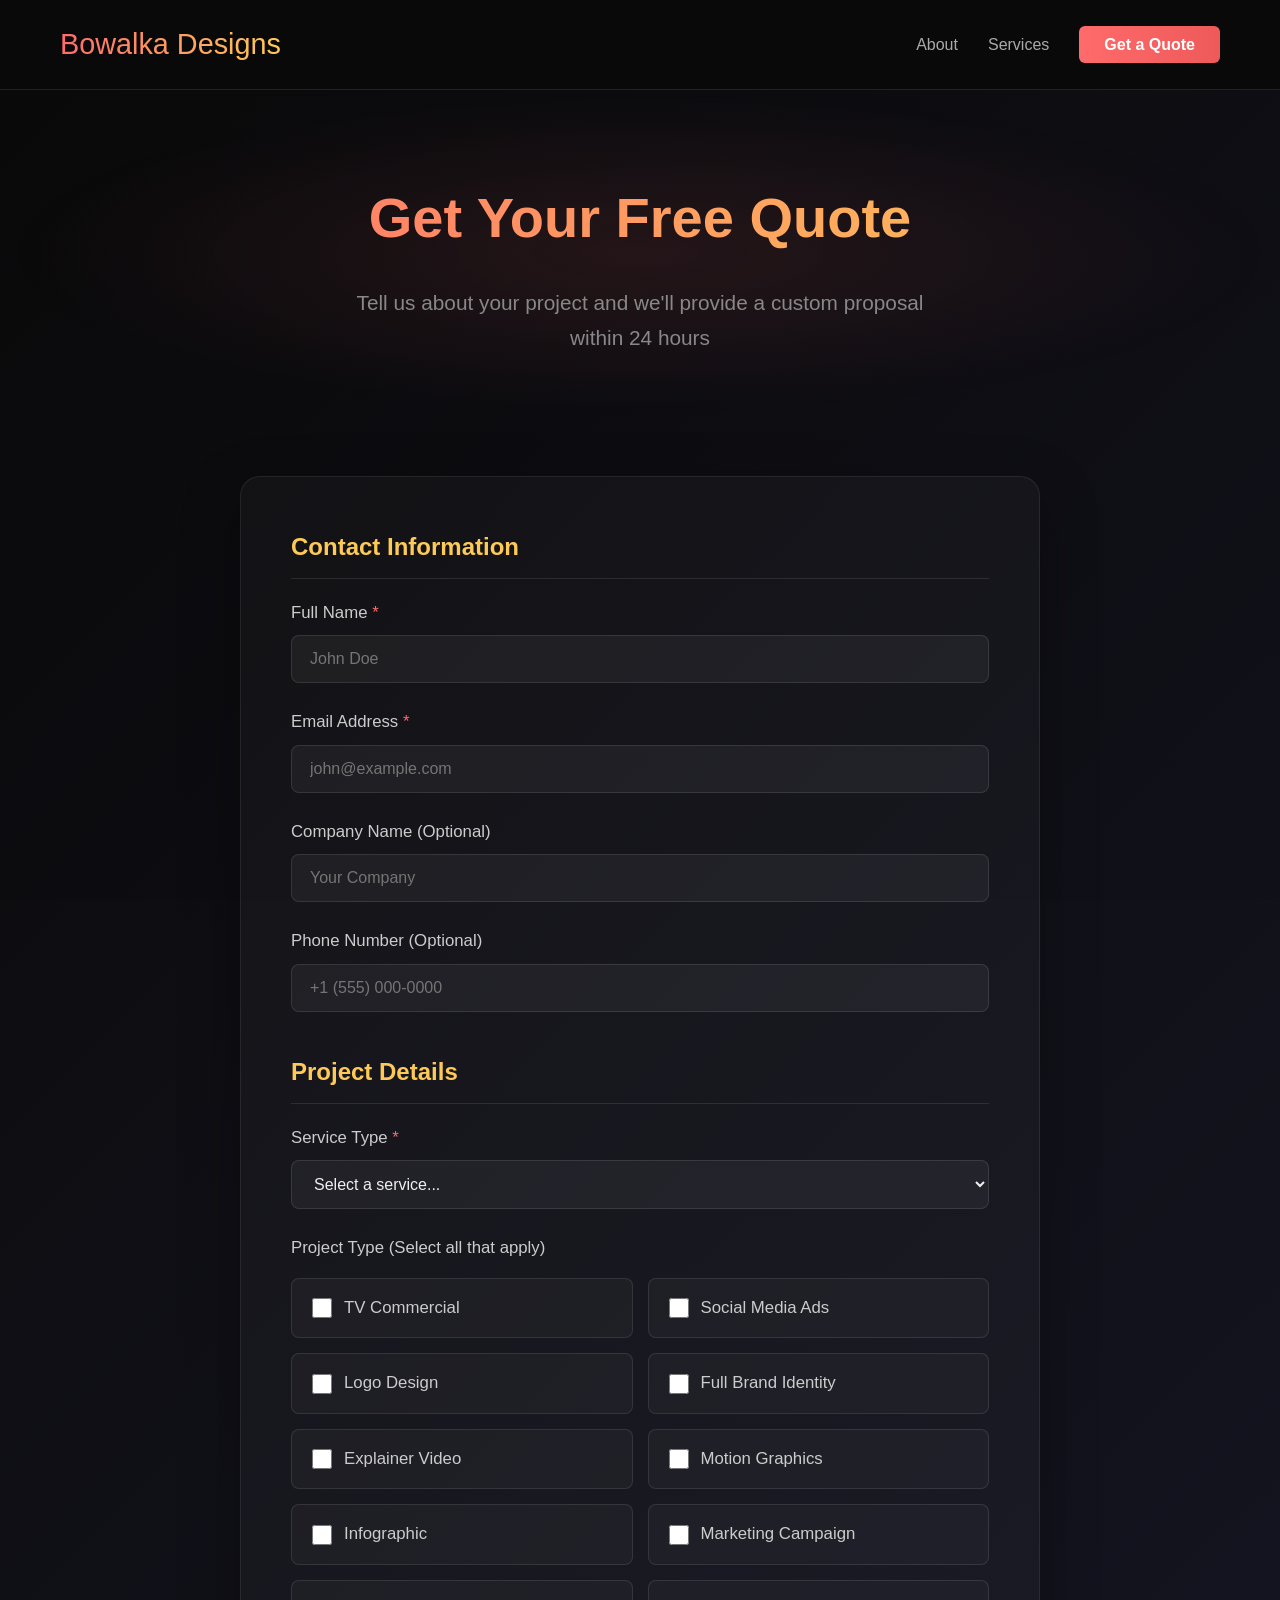
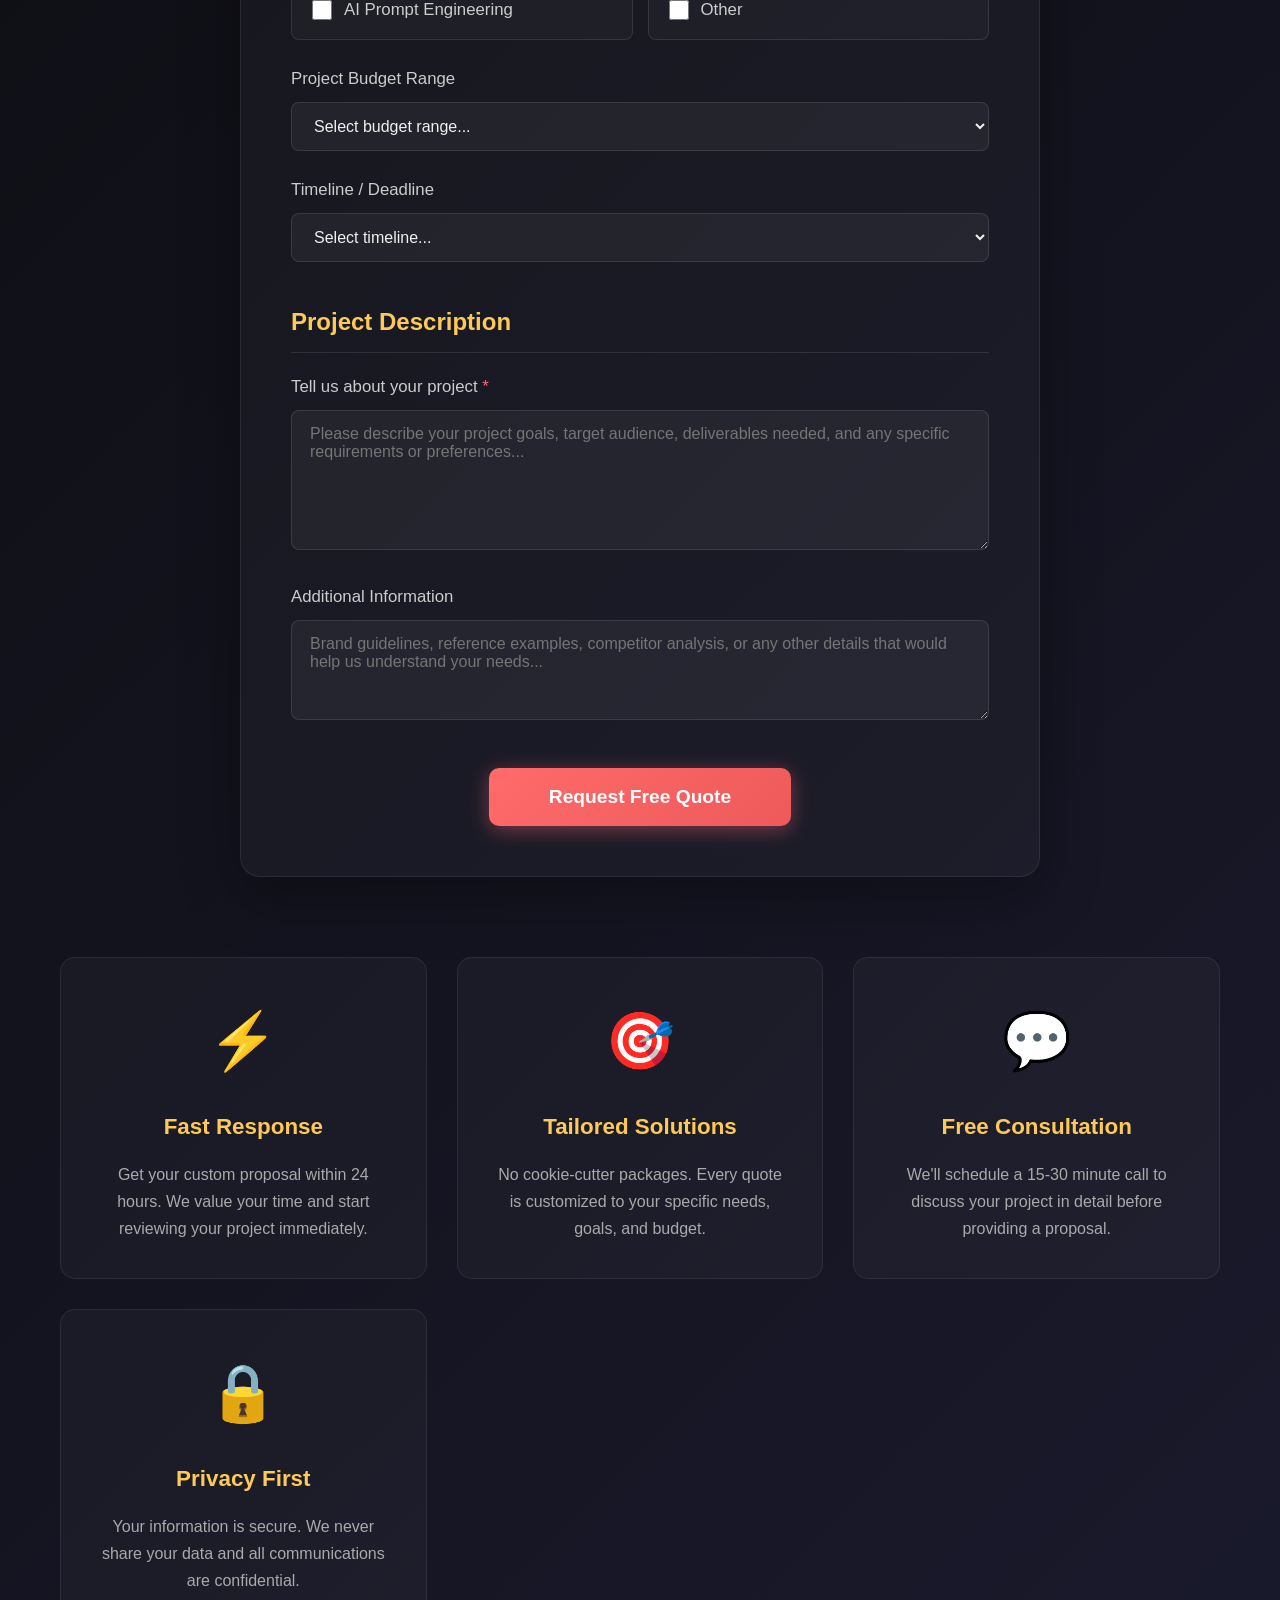
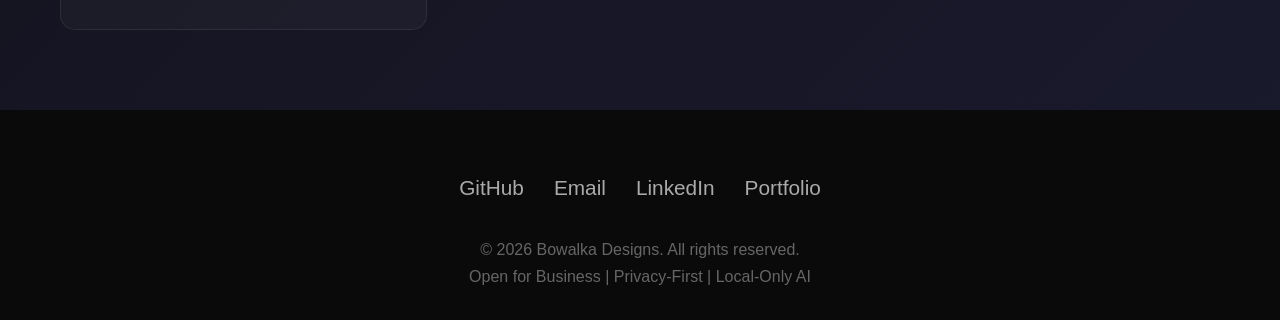
<file: quote.html>
<!DOCTYPE html>
<html lang="en">
<head>
    <meta charset="UTF-8">
    <meta name="viewport" content="width=device-width, initial-scale=1.0">
    <title>Get a Quote | Bowalka Designs</title>
    <meta name="description" content="Request a custom quote for your graphic design, video production, or AI prompt engineering project. Free consultation within 24 hours.">
    <link rel="stylesheet" href="style.css">
    <style>
        * { margin: 0; padding: 0; box-sizing: border-box; }
        body {
            font-family: -apple-system, BlinkMacSystemFont, 'Segoe UI', Roboto, sans-serif;
            line-height: 1.7;
            color: #f0f0f0;
            background: linear-gradient(135deg, #0a0a0a 0%, #1a1a2e 100%);
            min-height: 100vh;
        }
        
        /* Matrix canvas */
        #matrix-canvas { position: fixed; top: 0; left: 0; width: 100%; height: 100%; z-index: -1; opacity: 0.12; pointer-events: none; }
        
        /* Navigation */
        nav {
            background: rgba(10, 10, 10, 0.95);
            border-bottom: 1px solid rgba(255,255,255,0.1);
            padding: 20px 0;
            position: sticky;
            top: 0;
            z-index: 100;
        }
        nav .container { 
            display: flex; 
            justify-content: space-between; 
            align-items: center; 
            max-width: 1200px; 
            margin: 0 auto; 
            padding: 0 20px;
        }
        nav .logo { 
            font-size: 1.8em; 
            font-weight: bold; 
            background: linear-gradient(90deg, #ff6b6b, #feca57); 
            -webkit-background-clip: text; 
            -webkit-text-fill-color: transparent; 
        }
        nav .logo a { text-decoration: none; }
        nav ul { list-style: none; display: flex; gap: 30px; }
        nav a { 
            color: #aaa; 
            text-decoration: none; 
            transition: color 0.3s; 
            font-weight: 500;
        }
        nav a:hover { color: #feca57; }
        nav .cta-btn {
            background: linear-gradient(90deg, #ff6b6b, #ee5a5a);
            color: white !important;
            padding: 10px 25px;
            border-radius: 6px;
            font-weight: 600;
        }
        
        /* Hero */
        .page-hero {
            text-align: center;
            padding: 80px 20px 60px;
            background: radial-gradient(ellipse at center, rgba(255,107,107,0.1) 0%, transparent 70%);
        }
        .page-hero h1 { 
            font-size: 3.5em; 
            margin-bottom: 20px;
            background: linear-gradient(90deg, #ff6b6b, #feca57); 
            -webkit-background-clip: text; 
            -webkit-text-fill-color: transparent;
        }
        .page-hero p { 
            font-size: 1.3em; 
            color: #888; 
            max-width: 600px; 
            margin: 0 auto;
        }
        
        /* Form Container */
        .form-container {
            max-width: 800px;
            margin: 60px auto;
            padding: 0 20px;
        }
        .quote-form {
            background: rgba(255,255,255,0.03);
            border: 1px solid rgba(255,255,255,0.08);
            border-radius: 20px;
            padding: 50px;
            box-shadow: 0 20px 60px rgba(0,0,0,0.3);
        }
        .form-section {
            margin-bottom: 40px;
        }
        .form-section h3 {
            color: #feca57;
            font-size: 1.5em;
            margin-bottom: 20px;
            padding-bottom: 10px;
            border-bottom: 1px solid rgba(255,255,255,0.1);
        }
        .form-group {
            margin-bottom: 25px;
        }
        .form-group label {
            display: block;
            color: #ccc;
            margin-bottom: 8px;
            font-weight: 500;
            font-size: 1.05em;
        }
        .form-group label .required {
            color: #ff6b6b;
        }
        .form-group input,
        .form-group select,
        .form-group textarea {
            width: 100%;
            padding: 14px 18px;
            background: rgba(255,255,255,0.05);
            border: 1px solid rgba(255,255,255,0.1);
            border-radius: 8px;
            color: #f0f0f0;
            font-size: 1em;
            font-family: inherit;
            transition: all 0.3s;
        }
        .form-group input:focus,
        .form-group select:focus,
        .form-group textarea:focus {
            outline: none;
            border-color: #ff6b6b;
            background: rgba(255,255,255,0.08);
            box-shadow: 0 0 0 3px rgba(255,107,107,0.1);
        }
        .form-group textarea {
            min-height: 140px;
            resize: vertical;
        }
        .form-group select {
            cursor: pointer;
        }
        .form-group select option {
            background: #1a1a2e;
            color: #f0f0f0;
        }
        
        /* Checkbox Group */
        .checkbox-group {
            display: grid;
            grid-template-columns: repeat(auto-fit, minmax(250px, 1fr));
            gap: 15px;
            margin-top: 15px;
        }
        .checkbox-item {
            background: rgba(255,255,255,0.03);
            border: 1px solid rgba(255,255,255,0.1);
            border-radius: 8px;
            padding: 15px 20px;
            display: flex;
            align-items: center;
            gap: 12px;
            cursor: pointer;
            transition: all 0.3s;
        }
        .checkbox-item:hover {
            background: rgba(255,255,255,0.06);
            border-color: rgba(255,107,107,0.3);
        }
        .checkbox-item input[type="checkbox"] {
            width: 20px;
            height: 20px;
            accent-color: #ff6b6b;
            cursor: pointer;
        }
        .checkbox-item label {
            margin: 0;
            cursor: pointer;
            color: #ccc;
            font-weight: normal;
        }
        
        /* Submit Button */
        .submit-section {
            text-align: center;
            margin-top: 40px;
        }
        .submit-btn {
            background: linear-gradient(135deg, #ff6b6b, #ee5a5a);
            color: white;
            border: none;
            padding: 18px 60px;
            font-size: 1.2em;
            font-weight: 600;
            border-radius: 10px;
            cursor: pointer;
            transition: all 0.3s;
            box-shadow: 0 4px 20px rgba(255,107,107,0.4);
        }
        .submit-btn:hover {
            transform: translateY(-3px);
            box-shadow: 0 8px 30px rgba(255,107,107,0.5);
        }
        .submit-btn:active {
            transform: translateY(-1px);
        }
        
        /* Info Cards */
        .info-cards {
            display: grid;
            grid-template-columns: repeat(auto-fit, minmax(280px, 1fr));
            gap: 30px;
            max-width: 1200px;
            margin: 80px auto;
            padding: 0 20px;
        }
        .info-card {
            background: rgba(255,255,255,0.03);
            border: 1px solid rgba(255,255,255,0.08);
            border-radius: 15px;
            padding: 35px;
            text-align: center;
            transition: all 0.3s;
        }
        .info-card:hover {
            background: rgba(255,255,255,0.05);
            border-color: rgba(255,107,107,0.2);
            transform: translateY(-5px);
        }
        .info-icon {
            font-size: 3.5em;
            margin-bottom: 20px;
        }
        .info-card h3 {
            color: #feca57;
            font-size: 1.4em;
            margin-bottom: 15px;
        }
        .info-card p {
            color: #aaa;
            line-height: 1.7;
        }
        
        /* Success Message */
        .success-message {
            display: none;
            background: rgba(0, 210, 211, 0.1);
            border: 1px solid rgba(0, 210, 211, 0.3);
            border-radius: 12px;
            padding: 30px;
            text-align: center;
            margin-top: 30px;
        }
        .success-message.show {
            display: block;
            animation: slideIn 0.5s ease;
        }
        @keyframes slideIn {
            from {
                opacity: 0;
                transform: translateY(-20px);
            }
            to {
                opacity: 1;
                transform: translateY(0);
            }
        }
        .success-message h3 {
            color: #00d2d3;
            font-size: 1.8em;
            margin-bottom: 15px;
        }
        .success-message p {
            color: #ccc;
            font-size: 1.1em;
            line-height: 1.7;
        }
        
        /* Footer */
        footer { 
            background: #0a0a0a; 
            padding: 60px 20px 30px; 
            text-align: center; 
            color: #666;
            margin-top: 80px;
        }
        .social-links { 
            display: flex; 
            justify-content: center; 
            gap: 30px; 
            margin-bottom: 30px;
            flex-wrap: wrap;
        }
        .social-links a { 
            color: #aaa; 
            text-decoration: none; 
            font-size: 1.3em;
            transition: color 0.3s;
        }
        .social-links a:hover { color: #ff6b6b; }
        
        /* Mobile */
        @media (max-width: 768px) {
            .page-hero h1 { font-size: 2.5em; }
            .quote-form { padding: 30px; }
            .checkbox-group { grid-template-columns: 1fr; }
        }
    </style>
</head>
<body>
    <canvas id="matrix-canvas"></canvas>
    
    <nav>
        <div class="container">
            <div class="logo"><a href="index.html">Bowalka Designs</a></div>
            <ul>
                <li><a href="design.html">About</a></li>
                <li><a href="services.html">Services</a></li>
                <li><a href="quote.html" class="cta-btn">Get a Quote</a></li>
            </ul>
        </div>
    </nav>
    
    <section class="page-hero">
        <div class="container">
            <h1>Get Your Free Quote</h1>
            <p>Tell us about your project and we'll provide a custom proposal within 24 hours</p>
        </div>
    </section>
    
    <form class="form-container quote-form" id="quoteForm" action="https://formsubmit.co/bowa@proton.me" method="POST">
        <!-- FormSubmit Configuration -->
        <input type="hidden" name="_subject" value="New Quote Request - Bowalka Designs">
        <input type="hidden" name="_captcha" value="false">
        <input type="hidden" name="_template" value="table">
        <input type="hidden" name="_autoresponse" value="Thank you for your quote request! We'll review your project and get back to you within 24 hours with a custom proposal.">
        
        <!-- Success Page -->
        <div class="success-message" id="successMessage">
            <h3>✓ Thank You!</h3>
            <p>Your quote request has been received. We'll review your project details and send you a custom proposal within 24 hours.</p>
        </div>
        
        <div class="form-section">
            <h3>Contact Information</h3>
            <div class="form-group">
                <label>Full Name <span class="required">*</span></label>
                <input type="text" name="name" required placeholder="John Doe">
            </div>
            <div class="form-group">
                <label>Email Address <span class="required">*</span></label>
                <input type="email" name="email" required placeholder="john@example.com">
            </div>
            <div class="form-group">
                <label>Company Name (Optional)</label>
                <input type="text" name="company" placeholder="Your Company">
            </div>
            <div class="form-group">
                <label>Phone Number (Optional)</label>
                <input type="tel" name="phone" placeholder="+1 (555) 000-0000">
            </div>
        </div>
        
        <div class="form-section">
            <h3>Project Details</h3>
            <div class="form-group">
                <label>Service Type <span class="required">*</span></label>
                <select name="service" required>
                    <option value="">Select a service...</option>
                    <option value="Commercial Video Production">Commercial Video Production</option>
                    <option value="Social Media Advertising">Social Media Advertising</option>
                    <option value="Brand Identity Design">Brand Identity Design</option>
                    <option value="AI Prompt Engineering">AI Prompt Engineering</option>
                    <option value="Infographic & Data Visualization">Infographic & Data Visualization</option>
                    <option value="Hype Creation & Campaigns">Hype Creation & Campaigns</option>
                    <option value="Other">Other (Please specify)</option>
                </select>
            </div>
            <div class="form-group">
                <label>Project Type (Select all that apply)</label>
                <div class="checkbox-group">
                    <div class="checkbox-item">
                        <input type="checkbox" name="project_type[]" id="tv_commercial" value="TV Commercial">
                        <label for="tv_commercial">TV Commercial</label>
                    </div>
                    <div class="checkbox-item">
                        <input type="checkbox" name="project_type[]" id="social_ads" value="Social Media Ads">
                        <label for="social_ads">Social Media Ads</label>
                    </div>
                    <div class="checkbox-item">
                        <input type="checkbox" name="project_type[]" id="logo_design" value="Logo Design">
                        <label for="logo_design">Logo Design</label>
                    </div>
                    <div class="checkbox-item">
                        <input type="checkbox" name="project_type[]" id="brand_identity" value="Full Brand Identity">
                        <label for="brand_identity">Full Brand Identity</label>
                    </div>
                    <div class="checkbox-item">
                        <input type="checkbox" name="project_type[]" id="explainer_video" value="Explainer Video">
                        <label for="explainer_video">Explainer Video</label>
                    </div>
                    <div class="checkbox-item">
                        <input type="checkbox" name="project_type[]" id="motion_graphics" value="Motion Graphics">
                        <label for="motion_graphics">Motion Graphics</label>
                    </div>
                    <div class="checkbox-item">
                        <input type="checkbox" name="project_type[]" id="infographic" value="Infographic">
                        <label for="infographic">Infographic</label>
                    </div>
                    <div class="checkbox-item">
                        <input type="checkbox" name="project_type[]" id="campaign" value="Marketing Campaign">
                        <label for="campaign">Marketing Campaign</label>
                    </div>
                    <div class="checkbox-item">
                        <input type="checkbox" name="project_type[]" id="ai_prompts" value="AI Prompt Engineering">
                        <label for="ai_prompts">AI Prompt Engineering</label>
                    </div>
                    <div class="checkbox-item">
                        <input type="checkbox" name="project_type[]" id="other_project" value="Other">
                        <label for="other_project">Other</label>
                    </div>
                </div>
            </div>
            <div class="form-group">
                <label>Project Budget Range</label>
                <select name="budget">
                    <option value="">Select budget range...</option>
                    <option value="under_500">Under $500</option>
                    <option value="500_1000">$500 - $1,000</option>
                    <option value="1000_2500">$1,000 - $2,500</option>
                    <option value="2500_5000">$2,500 - $5,000</option>
                    <option value="5000_10000">$5,000 - $10,000</option>
                    <option value="over_10000">Over $10,000</option>
                </select>
            </div>
            <div class="form-group">
                <label>Timeline / Deadline</label>
                <select name="timeline">
                    <option value="">Select timeline...</option>
                    <option value="asap">As soon as possible</option>
                    <option value="1_week">Within 1 week</option>
                    <option value="2_weeks">Within 2 weeks</option>
                    <option value="1_month">Within 1 month</option>
                    <option value="2_months">Within 2 months</option>
                    <option value="3_months">Within 3 months</option>
                    <option value="flexible">Flexible timeline</option>
                </select>
            </div>
        </div>
        
        <div class="form-section">
            <h3>Project Description</h3>
            <div class="form-group">
                <label>Tell us about your project <span class="required">*</span></label>
                <textarea name="message" required placeholder="Please describe your project goals, target audience, deliverables needed, and any specific requirements or preferences..."></textarea>
            </div>
            <div class="form-group">
                <label>Additional Information</label>
                <textarea name="additional" style="min-height: 100px;" placeholder="Brand guidelines, reference examples, competitor analysis, or any other details that would help us understand your needs..."></textarea>
            </div>
        </div>
        
        <div class="submit-section">
            <button type="submit" class="submit-btn">Request Free Quote</button>
        </div>
    </form>
    
    <section class="info-cards">
        <div class="info-card">
            <div class="info-icon">⚡</div>
            <h3>Fast Response</h3>
            <p>Get your custom proposal within 24 hours. We value your time and start reviewing your project immediately.</p>
        </div>
        <div class="info-card">
            <div class="info-icon">🎯</div>
            <h3>Tailored Solutions</h3>
            <p>No cookie-cutter packages. Every quote is customized to your specific needs, goals, and budget.</p>
        </div>
        <div class="info-card">
            <div class="info-icon">💬</div>
            <h3>Free Consultation</h3>
            <p>We'll schedule a 15-30 minute call to discuss your project in detail before providing a proposal.</p>
        </div>
        <div class="info-card">
            <div class="info-icon">🔒</div>
            <h3>Privacy First</h3>
            <p>Your information is secure. We never share your data and all communications are confidential.</p>
        </div>
    </section>
    
    <footer>
        <div class="social-links">
            <a href="https://github.com/BoWalka" target="_blank">GitHub</a>
            <a href="mailto:bowa@proton.me">Email</a>
            <a href="#">LinkedIn</a>
            <a href="#">Portfolio</a>
        </div>
        <p>&copy; 2026 Bowalka Designs. All rights reserved.<br>Open for Business | Privacy-First | Local-Only AI</p>
    </footer>
    
    <script src="matrix.js"></script>
</body>
</html>
</file>
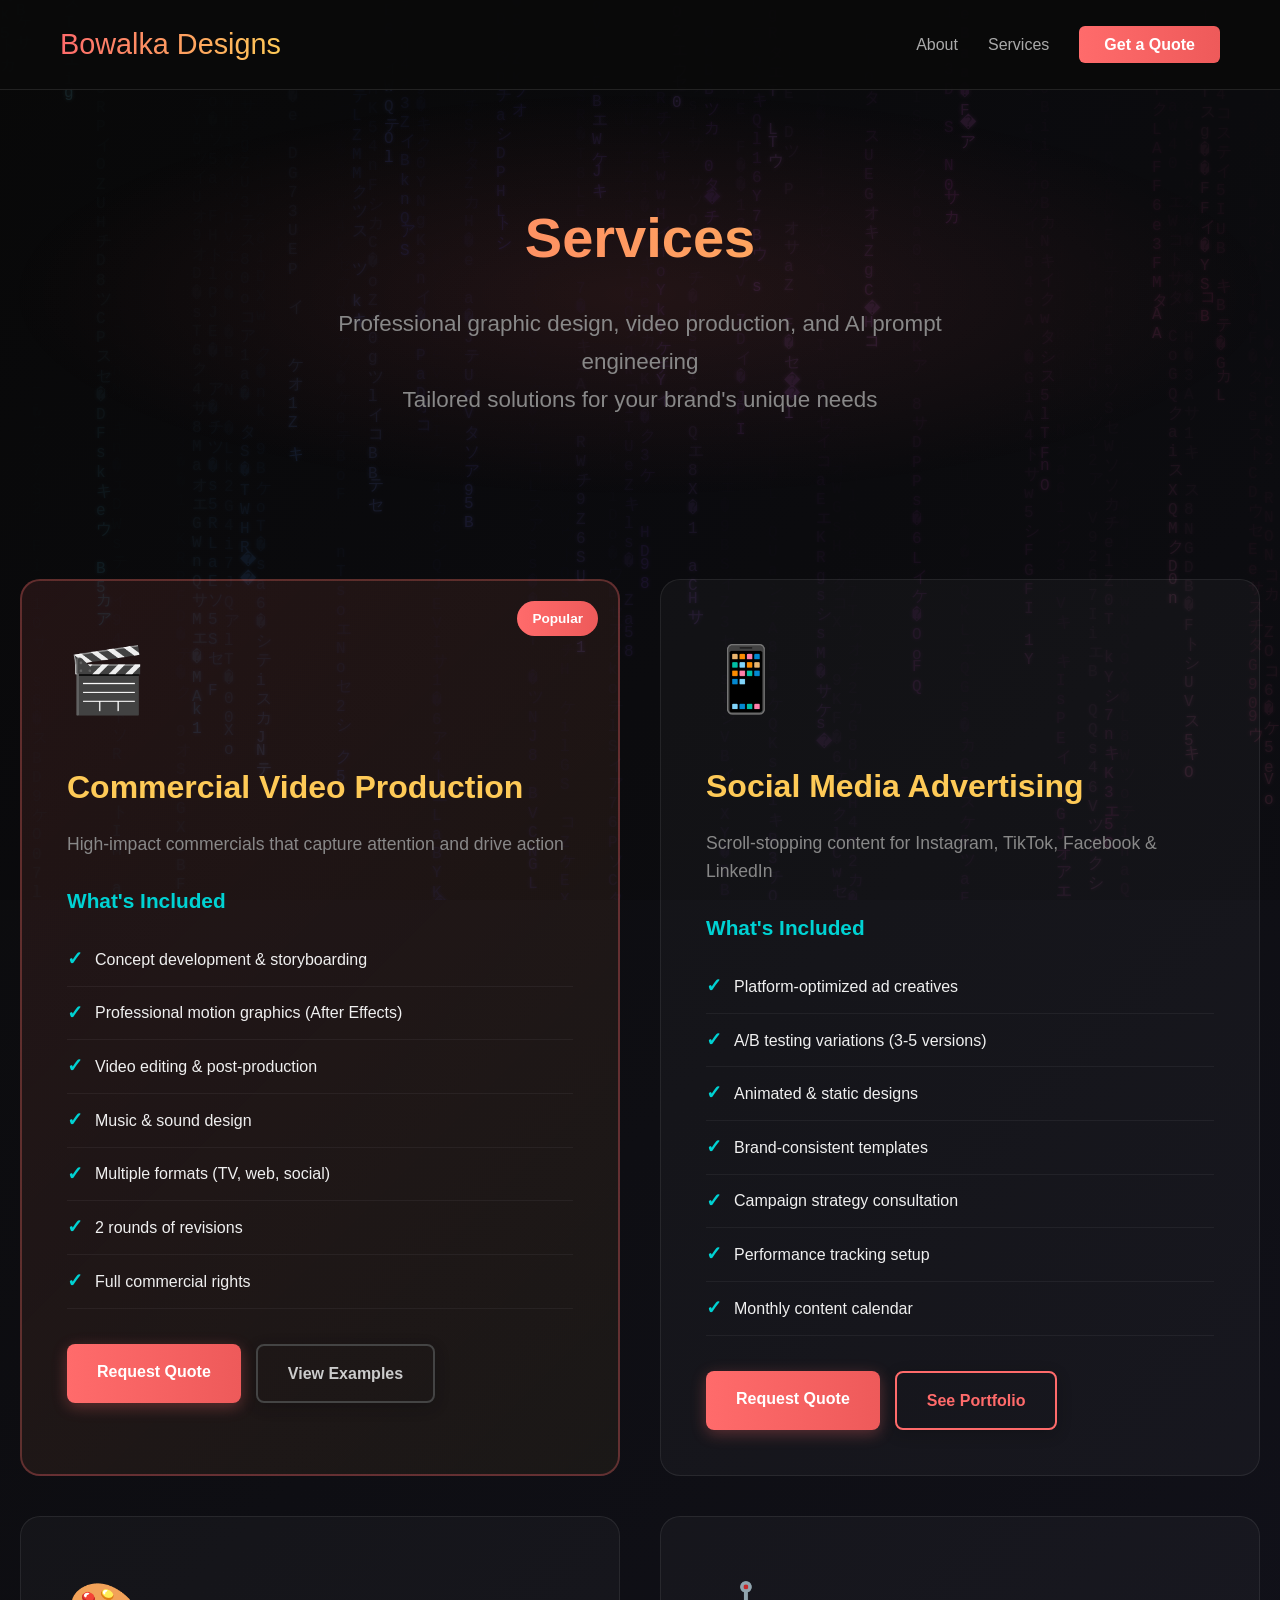
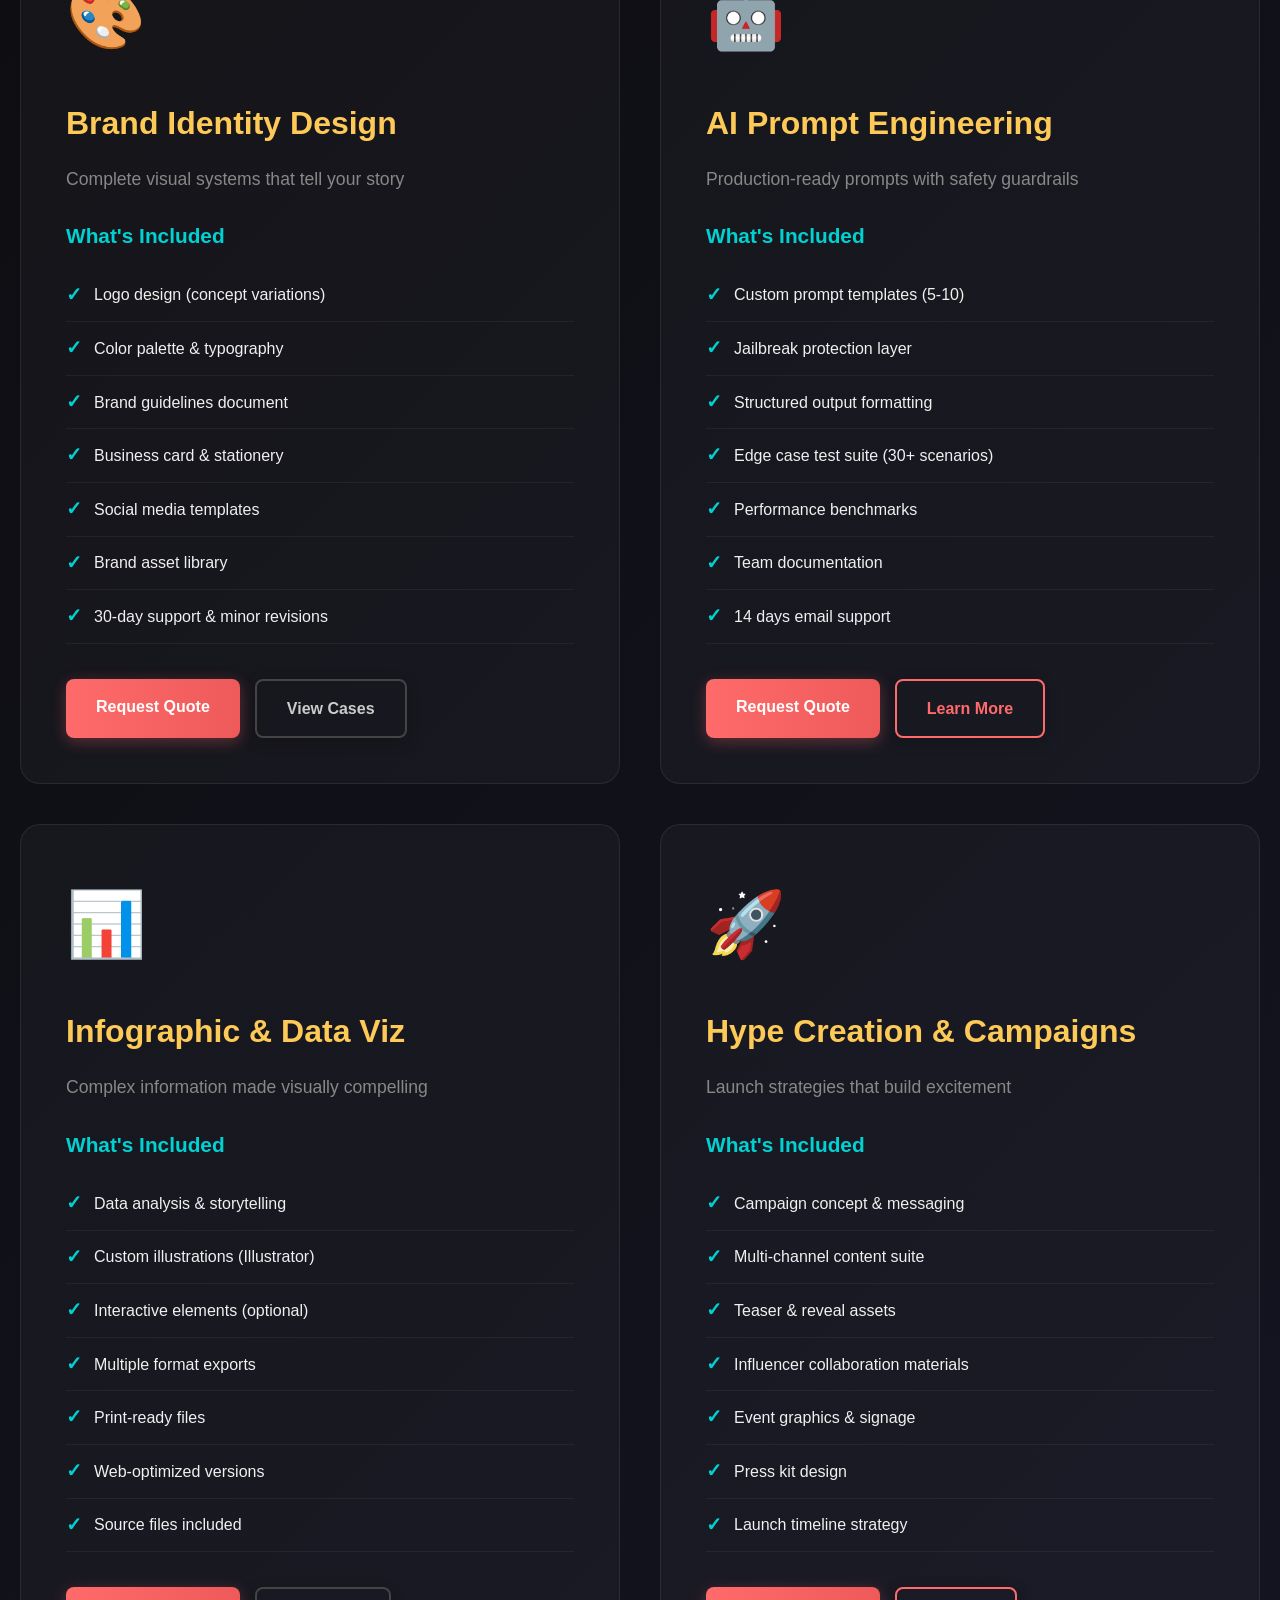
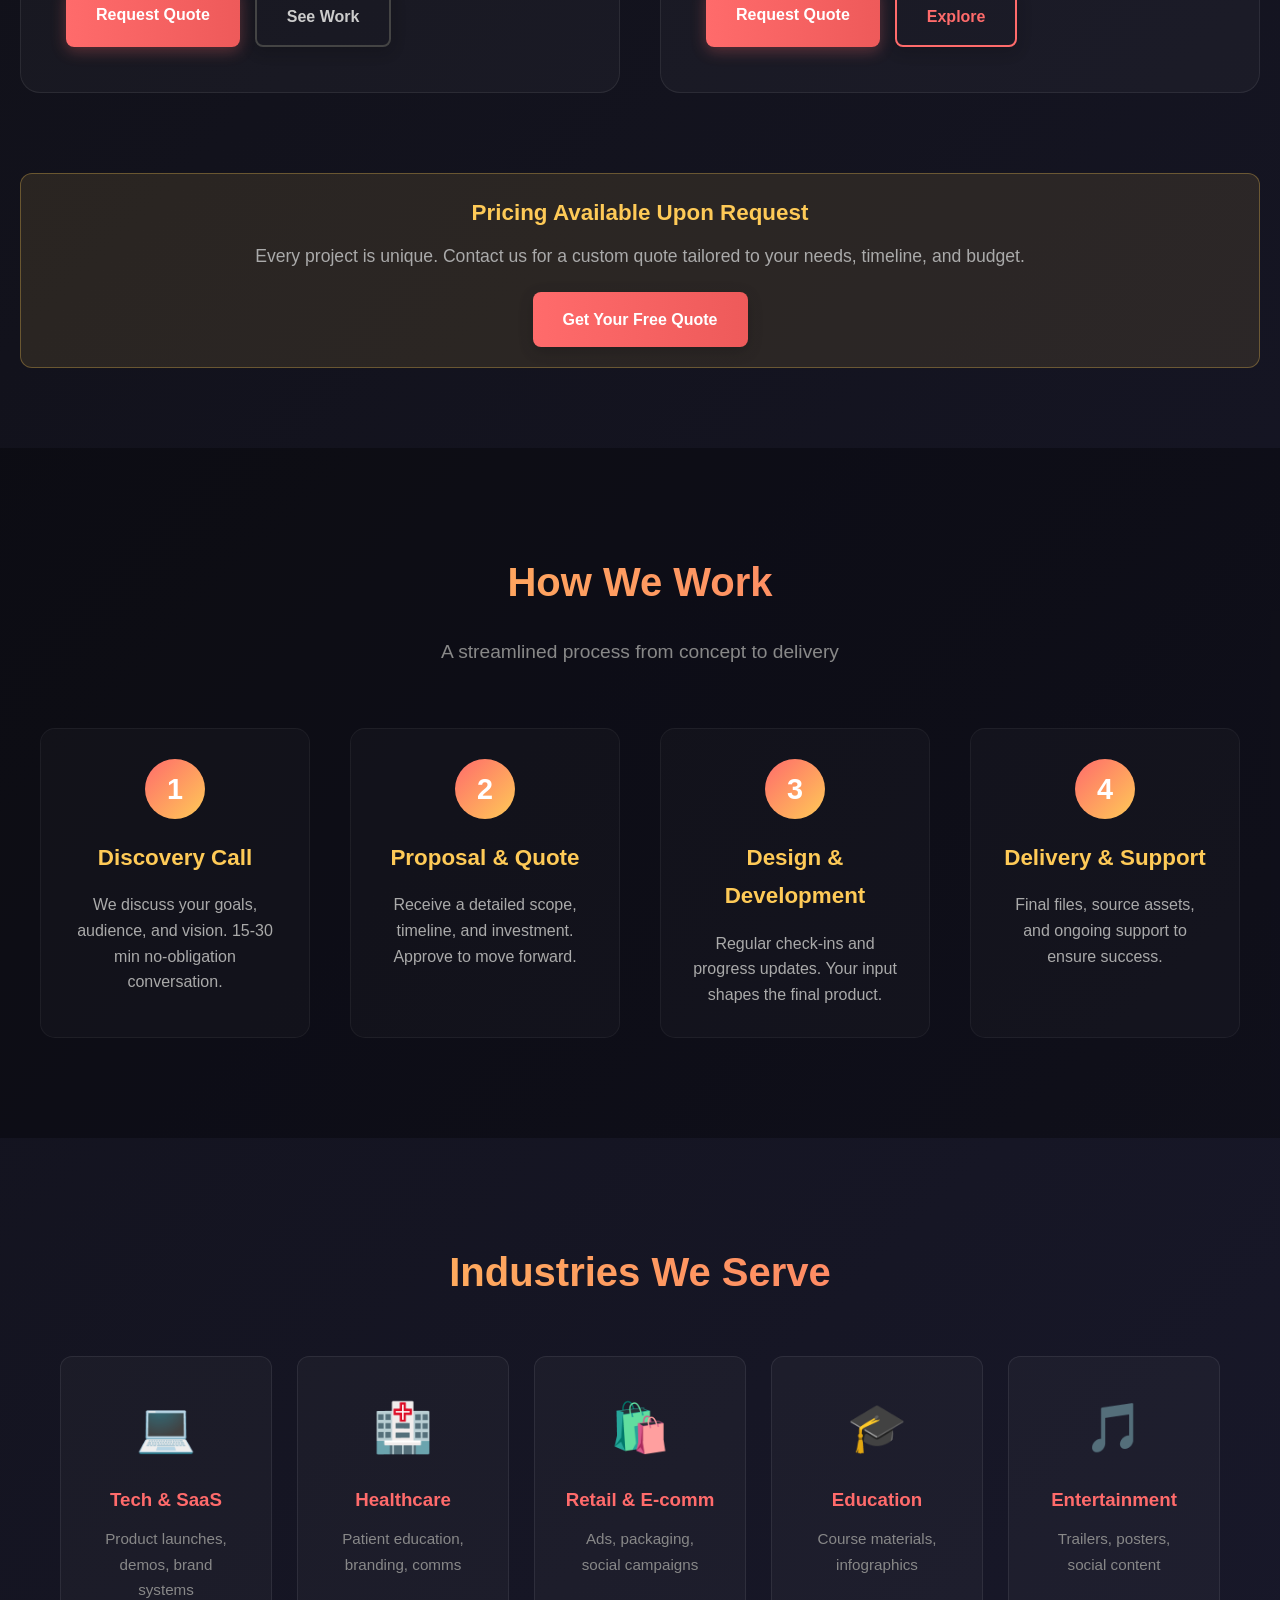
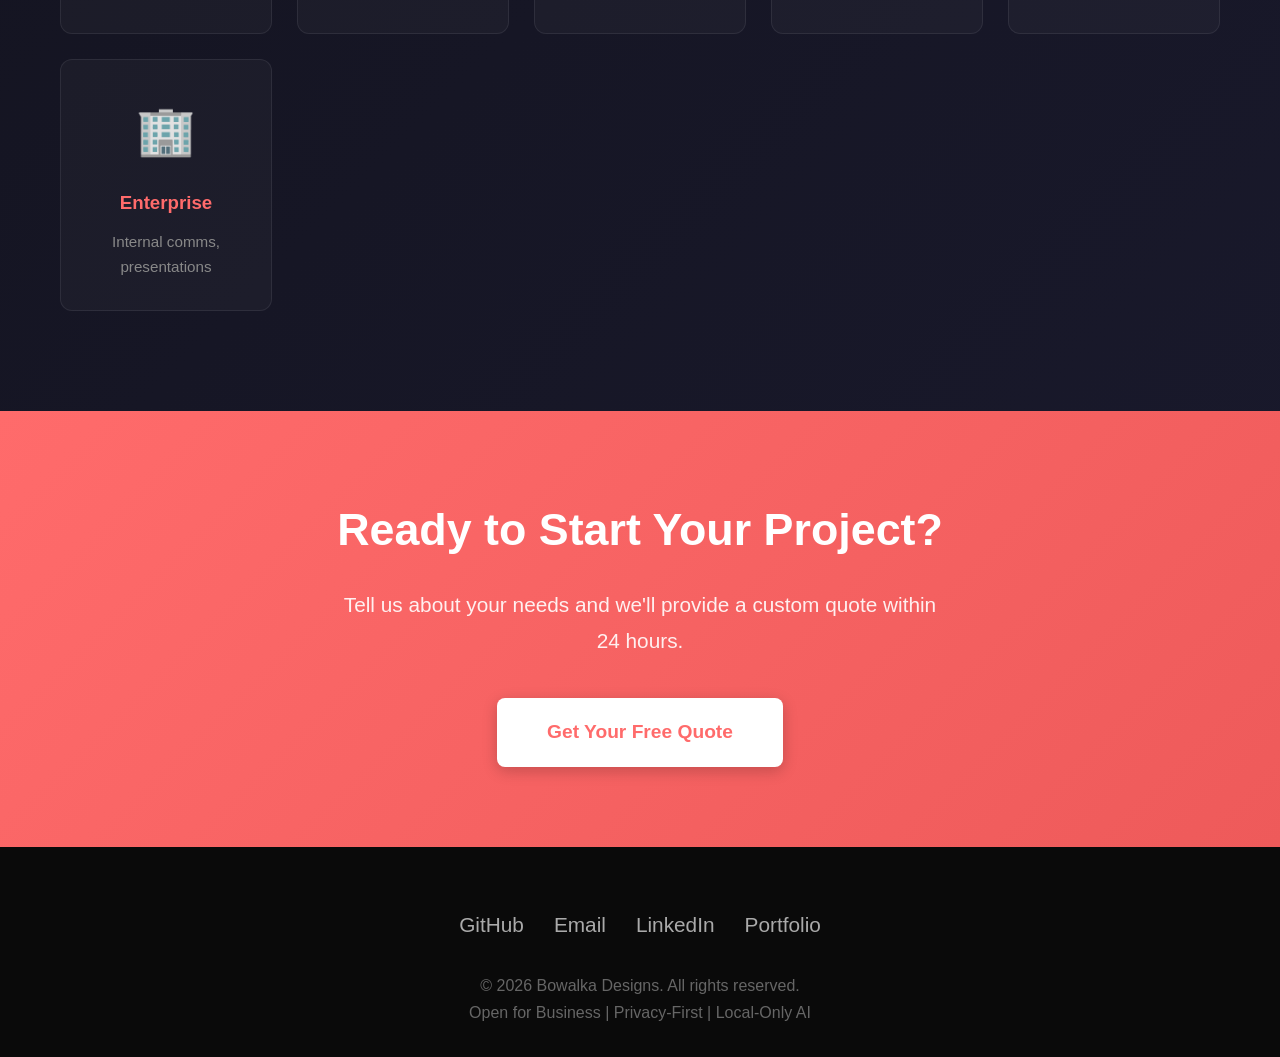
<file: services.html>
<!DOCTYPE html>
<html lang="en">
<head>
    <meta charset="UTF-8">
    <meta name="viewport" content="width=device-width, initial-scale=1.0">
    <title>Services | Bowalka Designs</title>
    <meta name="description" content="Professional graphic design services, AI prompt engineering, video production, and brand identity. Get a custom quote for your project.">
    <link rel="stylesheet" href="style.css">
    <style>
        * { margin: 0; padding: 0; box-sizing: border-box; }
        body {
            font-family: -apple-system, BlinkMacSystemFont, 'Segoe UI', Roboto, sans-serif;
            line-height: 1.7;
            color: #f0f0f0;
            background: linear-gradient(135deg, #0a0a0a 0%, #1a1a2e 100%);
        }
        
        /* Matrix canvas */
        #matrix-canvas { position: fixed; top: 0; left: 0; width: 100%; height: 100%; z-index: -1; opacity: 0.12; pointer-events: none; }
        
        /* Navigation */
        nav {
            background: rgba(10, 10, 10, 0.95);
            border-bottom: 1px solid rgba(255,255,255,0.1);
            padding: 20px 0;
            position: sticky;
            top: 0;
            z-index: 100;
        }
        nav .container { 
            display: flex; 
            justify-content: space-between; 
            align-items: center; 
            max-width: 1200px; 
            margin: 0 auto; 
            padding: 0 20px;
        }
        nav .logo { 
            font-size: 1.8em; 
            font-weight: bold; 
            background: linear-gradient(90deg, #ff6b6b, #feca57); 
            -webkit-background-clip: text; 
            -webkit-text-fill-color: transparent; 
        }
        nav .logo a { text-decoration: none; }
        nav ul { list-style: none; display: flex; gap: 30px; }
        nav a { 
            color: #aaa; 
            text-decoration: none; 
            transition: color 0.3s; 
            font-weight: 500;
        }
        nav a:hover { color: #feca57; }
        nav .cta-btn {
            background: linear-gradient(90deg, #ff6b6b, #ee5a5a);
            color: white !important;
            padding: 10px 25px;
            border-radius: 6px;
            font-weight: 600;
        }
        
        /* Hero */
        .page-hero {
            text-align: center;
            padding: 100px 20px 80px;
            background: radial-gradient(ellipse at center, rgba(255,107,107,0.1) 0%, transparent 70%);
        }
        .page-hero h1 { 
            font-size: 3.5em; 
            margin-bottom: 20px;
            background: linear-gradient(90deg, #ff6b6b, #feca57); 
            -webkit-background-clip: text; 
            -webkit-text-fill-color: transparent;
        }
        .page-hero p { 
            font-size: 1.4em; 
            color: #888; 
            max-width: 700px; 
            margin: 0 auto;
        }
        
        /* Services Grid */
        .services-section { 
            padding: 80px 20px; 
            max-width: 1400px; 
            margin: 0 auto;
        }
        .services-grid { 
            display: grid; 
            grid-template-columns: repeat(auto-fit, minmax(400px, 1fr)); 
            gap: 40px;
        }
        .service-card {
            background: rgba(255,255,255,0.03);
            border: 1px solid rgba(255,255,255,0.08);
            border-radius: 20px;
            padding: 45px;
            transition: all 0.3s;
            position: relative;
            overflow: hidden;
        }
        .service-card::before {
            content: '';
            position: absolute;
            top: 0;
            left: 0;
            width: 100%;
            height: 4px;
            background: linear-gradient(90deg, #ff6b6b, #feca57);
            transform: scaleX(0);
            transform-origin: left;
            transition: transform 0.3s;
        }
        .service-card:hover::before { transform: scaleX(1); }
        .service-card:hover {
            transform: translateY(-5px);
            border-color: rgba(255,107,107,0.3);
            box-shadow: 0 25px 50px rgba(0,0,0,0.4);
        }
        .service-card.featured {
            background: linear-gradient(135deg, rgba(255,107,107,0.1), rgba(254,202,87,0.05));
            border: 2px solid rgba(255,107,107,0.3);
        }
        .service-card.featured .badge {
            position: absolute;
            top: 20px;
            right: 20px;
            background: linear-gradient(90deg, #ff6b6b, #ee5a5a);
            color: white;
            padding: 6px 15px;
            border-radius: 20px;
            font-size: 0.85em;
            font-weight: bold;
        }
        .service-icon { font-size: 4em; margin-bottom: 25px; }
        .service-card h2 { 
            font-size: 2em; 
            margin-bottom: 15px; 
            color: #feca57;
        }
        .service-card .subtitle { 
            color: #888; 
            font-size: 1.1em; 
            margin-bottom: 25px; 
            line-height: 1.6;
        }
        .service-details { margin: 25px 0; }
        .service-details h3 { 
            color: #00d2d3; 
            margin-bottom: 15px; 
            font-size: 1.3em;
        }
        .service-details ul { list-style: none; }
        .service-details li { 
            padding: 10px 0; 
            border-bottom: 1px solid rgba(255,255,255,0.05);
            display: flex;
            align-items: center;
            gap: 12px;
        }
        .service-details li:before { 
            content: "✓"; 
            color: #00d2d3; 
            font-weight: bold;
            font-size: 1.2em;
        }
        .service-cta { 
            margin-top: 35px; 
            display: flex; 
            gap: 15px; 
            flex-wrap: wrap;
        }
        .btn {
            padding: 14px 30px;
            border-radius: 8px;
            text-decoration: none;
            font-weight: 600;
            transition: all 0.3s;
            display: inline-block;
            text-align: center;
        }
        .btn-primary { 
            background: linear-gradient(90deg, #ff6b6b, #ee5a5a); 
            color: white;
            box-shadow: 0 4px 15px rgba(255,107,107,0.3);
        }
        .btn-secondary { 
            border: 2px solid #444; 
            color: #ccc; 
            background: transparent;
        }
        .btn-outline { 
            border: 2px solid #ff6b6b; 
            color: #ff6b6b; 
            background: transparent;
        }
        .btn:hover { 
            transform: translateY(-3px); 
            box-shadow: 0 8px 25px rgba(0,0,0,0.3);
        }
        .btn-outline:hover { background: rgba(255,107,107,0.1); }
        
        /* Pricing Notice */
        .pricing-notice {
            background: rgba(254,202,87,0.1);
            border: 1px solid rgba(254,202,87,0.3);
            border-radius: 12px;
            padding: 20px 30px;
            margin-top: 80px;
            text-align: center;
        }
        .pricing-notice h3 { color: #feca57; margin-bottom: 10px; font-size: 1.4em; }
        .pricing-notice p { color: #aaa; font-size: 1.1em; }
        .pricing-notice .btn { 
            margin-top: 20px; 
            background: linear-gradient(90deg, #ff6b6b, #ee5a5a); 
            color: white;
        }
        
        /* Process Section */
        .process-section { 
            background: rgba(0,0,0,0.3); 
            padding: 100px 20px;
        }
        .process-container { max-width: 1200px; margin: 0 auto; }
        .process-title {
            text-align: center;
            font-size: 2.5em;
            margin-bottom: 20px;
            background: linear-gradient(90deg, #feca57, #ff6b6b);
            -webkit-background-clip: text;
            -webkit-text-fill-color: transparent;
        }
        .process-subtitle {
            text-align: center;
            color: #888;
            font-size: 1.2em;
            max-width: 600px;
            margin: 0 auto 60px;
        }
        .process-steps {
            display: grid;
            grid-template-columns: repeat(auto-fit, minmax(250px, 1fr));
            gap: 40px;
            margin-top: 50px;
        }
        .step {
            text-align: center;
            padding: 30px;
            background: rgba(255,255,255,0.02);
            border-radius: 15px;
            border: 1px solid rgba(255,255,255,0.05);
        }
        .step-number {
            width: 60px;
            height: 60px;
            background: linear-gradient(135deg, #ff6b6b, #feca57);
            border-radius: 50%;
            display: flex;
            align-items: center;
            justify-content: center;
            font-size: 1.8em;
            font-weight: bold;
            color: white;
            margin: 0 auto 20px;
        }
        .step h3 { color: #feca57; margin-bottom: 15px; font-size: 1.4em; }
        .step p { color: #aaa; line-height: 1.6; }
        
        /* Industries */
        .industries-section { 
            padding: 100px 20px; 
            max-width: 1200px; 
            margin: 0 auto;
        }
        .industries-grid {
            display: grid;
            grid-template-columns: repeat(auto-fit, minmax(200px, 1fr));
            gap: 25px;
            margin-top: 50px;
        }
        .industry-card {
            background: rgba(255,255,255,0.03);
            border: 1px solid rgba(255,255,255,0.08);
            border-radius: 12px;
            padding: 30px;
            text-align: center;
            transition: all 0.3s;
        }
        .industry-card:hover {
            background: rgba(255,255,255,0.05);
            border-color: rgba(255,107,107,0.3);
            transform: translateY(-5px);
        }
        .industry-icon { font-size: 3em; margin-bottom: 15px; }
        .industry-card h3 { color: #ff6b6b; margin-bottom: 10px; }
        .industry-card p { color: #888; font-size: 0.95em; }
        
        /* CTA Banner */
        .cta-banner {
            background: linear-gradient(135deg, #ff6b6b 0%, #ee5a5a 100%);
            padding: 80px 20px;
            text-align: center;
        }
        .cta-banner h2 { 
            font-size: 2.8em; 
            margin-bottom: 20px; 
            color: white;
        }
        .cta-banner p { 
            font-size: 1.3em; 
            margin-bottom: 40px; 
            color: rgba(255,255,255,0.9);
            max-width: 600px;
            margin-left: auto;
            margin-right: auto;
        }
        .cta-banner .btn { 
            background: white; 
            color: #ff6b6b; 
            font-size: 1.2em;
            padding: 18px 50px;
        }
        
        /* Footer */
        footer { 
            background: #0a0a0a; 
            padding: 60px 20px 30px; 
            text-align: center; 
            color: #666;
        }
        .social-links { 
            display: flex; 
            justify-content: center; 
            gap: 30px; 
            margin-bottom: 30px;
            flex-wrap: wrap;
        }
        .social-links a { 
            color: #aaa; 
            text-decoration: none; 
            font-size: 1.3em;
            transition: color 0.3s;
        }
        .social-links a:hover { color: #ff6b6b; }
        
        /* Mobile */
        @media (max-width: 768px) {
            .page-hero h1 { font-size: 2.5em; }
            .services-grid { grid-template-columns: 1fr; }
            .service-card { padding: 30px; }
            .process-steps { grid-template-columns: 1fr; }
        }
    </style>
</head>
<body>
    <canvas id="matrix-canvas"></canvas>
    
    <nav>
        <div class="container">
            <div class="logo"><a href="index.html">Bowalka Designs</a></div>
            <ul>
                <li><a href="design.html">About</a></li>
                <li><a href="services.html">Services</a></li>
                <li><a href="quote.html" class="cta-btn">Get a Quote</a></li>
            </ul>
        </div>
    </nav>
    
    <section class="page-hero">
        <div class="container">
            <h1>Services</h1>
            <p>Professional graphic design, video production, and AI prompt engineering<br>Tailored solutions for your brand's unique needs</p>
        </div>
    </section>
    
    <section class="services-section">
        <div class="services-grid">
            <!-- Service 1 -->
            <div class="service-card featured">
                <div class="badge">Popular</div>
                <div class="service-icon">🎬</div>
                <h2>Commercial Video Production</h2>
                <p class="subtitle"> High-impact commercials that capture attention and drive action</p>
                <div class="service-details">
                    <h3>What's Included</h3>
                    <ul>
                        <li>Concept development & storyboarding</li>
                        <li>Professional motion graphics (After Effects)</li>
                        <li>Video editing & post-production</li>
                        <li>Music & sound design</li>
                        <li>Multiple formats (TV, web, social)</li>
                        <li>2 rounds of revisions</li>
                        <li>Full commercial rights</li>
                    </ul>
                </div>
                <div class="service-cta">
                    <a href="quote.html" class="btn btn-primary">Request Quote</a>
                    <a href="design.html" class="btn btn-secondary">View Examples</a>
                </div>
            </div>
            
            <!-- Service 2 -->
            <div class="service-card">
                <div class="service-icon">📱</div>
                <h2>Social Media Advertising</h2>
                <p class="subtitle"> Scroll-stopping content for Instagram, TikTok, Facebook & LinkedIn</p>
                <div class="service-details">
                    <h3>What's Included</h3>
                    <ul>
                        <li>Platform-optimized ad creatives</li>
                        <li>A/B testing variations (3-5 versions)</li>
                        <li>Animated & static designs</li>
                        <li>Brand-consistent templates</li>
                        <li>Campaign strategy consultation</li>
                        <li>Performance tracking setup</li>
                        <li>Monthly content calendar</li>
                    </ul>
                </div>
                <div class="service-cta">
                    <a href="quote.html" class="btn btn-primary">Request Quote</a>
                    <a href="design.html" class="btn btn-outline">See Portfolio</a>
                </div>
            </div>
            
            <!-- Service 3 -->
            <div class="service-card">
                <div class="service-icon">🎨</div>
                <h2>Brand Identity Design</h2>
                <p class="subtitle"> Complete visual systems that tell your story</p>
                <div class="service-details">
                    <h3>What's Included</h3>
                    <ul>
                        <li>Logo design (concept variations)</li>
                        <li>Color palette & typography</li>
                        <li>Brand guidelines document</li>
                        <li>Business card & stationery</li>
                        <li>Social media templates</li>
                        <li>Brand asset library</li>
                        <li>30-day support & minor revisions</li>
                    </ul>
                </div>
                <div class="service-cta">
                    <a href="quote.html" class="btn btn-primary">Request Quote</a>
                    <a href="design.html" class="btn btn-secondary">View Cases</a>
                </div>
            </div>
            
            <!-- Service 4 -->
            <div class="service-card">
                <div class="service-icon">🤖</div>
                <h2>AI Prompt Engineering</h2>
                <p class="subtitle"> Production-ready prompts with safety guardrails</p>
                <div class="service-details">
                    <h3>What's Included</h3>
                    <ul>
                        <li>Custom prompt templates (5-10)</li>
                        <li>Jailbreak protection layer</li>
                        <li>Structured output formatting</li>
                        <li>Edge case test suite (30+ scenarios)</li>
                        <li>Performance benchmarks</li>
                        <li>Team documentation</li>
                        <li>14 days email support</li>
                    </ul>
                </div>
                <div class="service-cta">
                    <a href="quote.html" class="btn btn-primary">Request Quote</a>
                    <a href="design.html" class="btn btn-outline">Learn More</a>
                </div>
            </div>
            
            <!-- Service 5 -->
            <div class="service-card">
                <div class="service-icon">📊</div>
                <h2>Infographic & Data Viz</h2>
                <p class="subtitle"> Complex information made visually compelling</p>
                <div class="service-details">
                    <h3>What's Included</h3>
                    <ul>
                        <li>Data analysis & storytelling</li>
                        <li>Custom illustrations (Illustrator)</li>
                        <li>Interactive elements (optional)</li>
                        <li>Multiple format exports</li>
                        <li>Print-ready files</li>
                        <li>Web-optimized versions</li>
                        <li>Source files included</li>
                    </ul>
                </div>
                <div class="service-cta">
                    <a href="quote.html" class="btn btn-primary">Request Quote</a>
                    <a href="design.html" class="btn btn-secondary">See Work</a>
                </div>
            </div>
            
            <!-- Service 6 -->
            <div class="service-card">
                <div class="service-icon">🚀</div>
                <h2>Hype Creation & Campaigns</h2>
                <p class="subtitle"> Launch strategies that build excitement</p>
                <div class="service-details">
                    <h3>What's Included</h3>
                    <ul>
                        <li>Campaign concept & messaging</li>
                        <li>Multi-channel content suite</li>
                        <li>Teaser & reveal assets</li>
                        <li>Influencer collaboration materials</li>
                        <li>Event graphics & signage</li>
                        <li>Press kit design</li>
                        <li>Launch timeline strategy</li>
                    </ul>
                </div>
                <div class="service-cta">
                    <a href="quote.html" class="btn btn-primary">Request Quote</a>
                    <a href="design.html" class="btn btn-outline">Explore</a>
                </div>
            </div>
        </div>
        
        <div class="pricing-notice">
            <h3>Pricing Available Upon Request</h3>
            <p>Every project is unique. Contact us for a custom quote tailored to your needs, timeline, and budget.</p>
            <a href="quote.html" class="btn">Get Your Free Quote</a>
        </div>
    </section>
    
    <section class="process-section">
        <div class="process-container">
            <h2 class="process-title">How We Work</h2>
            <p class="process-subtitle">A streamlined process from concept to delivery</p>
            
            <div class="process-steps">
                <div class="step">
                    <div class="step-number">1</div>
                    <h3>Discovery Call</h3>
                    <p>We discuss your goals, audience, and vision. 15-30 min no-obligation conversation.</p>
                </div>
                <div class="step">
                    <div class="step-number">2</div>
                    <h3>Proposal & Quote</h3>
                    <p>Receive a detailed scope, timeline, and investment. Approve to move forward.</p>
                </div>
                <div class="step">
                    <div class="step-number">3</div>
                    <h3>Design & Development</h3>
                    <p>Regular check-ins and progress updates. Your input shapes the final product.</p>
                </div>
                <div class="step">
                    <div class="step-number">4</div>
                    <h3>Delivery & Support</h3>
                    <p>Final files, source assets, and ongoing support to ensure success.</p>
                </div>
            </div>
        </div>
    </section>
    
    <section class="industries-section">
        <h2 class="process-title" style="text-align: center;">Industries We Serve</h2>
        <div class="industries-grid">
            <div class="industry-card">
                <div class="industry-icon">💻</div>
                <h3>Tech & SaaS</h3>
                <p>Product launches, demos, brand systems</p>
            </div>
            <div class="industry-card">
                <div class="industry-icon">🏥</div>
                <h3>Healthcare</h3>
                <p>Patient education, branding, comms</p>
            </div>
            <div class="industry-card">
                <div class="industry-icon">🛍️</div>
                <h3>Retail & E-comm</h3>
                <p>Ads, packaging, social campaigns</p>
            </div>
            <div class="industry-card">
                <div class="industry-icon">🎓</div>
                <h3>Education</h3>
                <p>Course materials, infographics</p>
            </div>
            <div class="industry-card">
                <div class="industry-icon">🎵</div>
                <h3>Entertainment</h3>
                <p>Trailers, posters, social content</p>
            </div>
            <div class="industry-card">
                <div class="industry-icon">🏢</div>
                <h3>Enterprise</h3>
                <p>Internal comms, presentations</p>
            </div>
        </div>
    </section>
    
    <section class="cta-banner">
        <div class="container">
            <h2>Ready to Start Your Project?</h2>
            <p>Tell us about your needs and we'll provide a custom quote within 24 hours.</p>
            <a href="quote.html" class="btn">Get Your Free Quote</a>
        </div>
    </section>
    
    <footer>
        <div class="social-links">
            <a href="https://github.com/BoWalka" target="_blank">GitHub</a>
            <a href="mailto:bowa@proton.me">Email</a>
            <a href="#">LinkedIn</a>
            <a href="#">Portfolio</a>
        </div>
        <p>&copy; 2026 Bowalka Designs. All rights reserved.<br>Open for Business | Privacy-First | Local-Only AI</p>
    </footer>
    
    <script src="matrix.js"></script>
</body>
</html>
</file>
<file: style.css>
/* Bowalka Designs - Global Styles */

:root {
  --primary-color: #ff6b6b;
  --secondary-color: #feca57;
  --accent-color: #00d2d3;
  --bg-dark: #0a0a0a;
  --bg-darker: #1a1a2e;
  --text-light: #f0f0f0;
  --text-muted: #888;
  --border-color: rgba(255, 255, 255, 0.1);
}

* {
  margin: 0;
  padding: 0;
  box-sizing: border-box;
}

body {
  font-family: -apple-system, BlinkMacSystemFont, 'Segoe UI', Roboto, Oxygen, Ubuntu, Cantarell, sans-serif;
  line-height: 1.7;
  color: var(--text-light);
  background: linear-gradient(135deg, var(--bg-dark) 0%, var(--bg-darker) 100%);
  overflow-x: hidden;
}

.container {
  max-width: 1200px;
  margin: 0 auto;
  padding: 0 20px;
}

a {
  color: var(--primary-color);
  text-decoration: none;
  transition: color 0.3s ease;
}

a:hover {
  color: var(--secondary-color);
}

.btn {
  display: inline-block;
  padding: 14px 35px;
  border-radius: 8px;
  text-decoration: none;
  font-weight: 600;
  transition: all 0.3s ease;
  cursor: pointer;
  border: none;
  font-size: 1em;
  text-align: center;
  box-shadow: 0 4px 15px rgba(0, 0, 0, 0.2);
}

.btn-primary {
  background: linear-gradient(135deg, var(--primary-color), #ee5a5a);
  color: white;
}

.btn-secondary {
  background: transparent;
  border: 2px solid var(--border-color);
  color: var(--text-light);
}

.btn-outline {
  background: transparent;
  border: 2px solid var(--primary-color);
  color: var(--primary-color);
}

.btn:hover {
  transform: translateY(-3px);
  box-shadow: 0 8px 25px rgba(255, 107, 107, 0.4);
}

.btn-secondary:hover {
  border-color: var(--primary-color);
  color: var(--primary-color);
}

.btn-outline:hover {
  background: rgba(255, 107, 107, 0.1);
}

.section {
  padding: 80px 0;
}

.section-title {
  font-size: 2.5em;
  margin-bottom: 20px;
  background: linear-gradient(90deg, var(--primary-color), var(--secondary-color));
  -webkit-background-clip: text;
  -webkit-text-fill-color: transparent;
  text-align: center;
}

.section-subtitle {
  color: var(--text-muted);
  font-size: 1.2em;
  text-align: center;
  max-width: 600px;
  margin: 0 auto 50px;
}

.card {
  background: rgba(255, 255, 255, 0.03);
  border: 1px solid var(--border-color);
  border-radius: 15px;
  padding: 30px;
  transition: all 0.3s ease;
}

.card:hover {
  transform: translateY(-5px);
  box-shadow: 0 20px 40px rgba(0, 0, 0, 0.3);
  border-color: rgba(255, 107, 107, 0.3);
}

.grid {
  display: grid;
  gap: 30px;
}

.grid-2 {
  grid-template-columns: repeat(2, 1fr);
}

.grid-3 {
  grid-template-columns: repeat(3, 1fr);
}

@media (max-width: 768px) {
  .grid-2,
  .grid-3 {
    grid-template-columns: 1fr;
  }

  .section-title {
    font-size: 2em;
  }

  .section {
    padding: 60px 0;
  }
}

/* Form Styles */
input[type="text"],
input[type="email"],
input[type="tel"],
input[type="url"],
input[type="password"],
textarea,
select {
  width: 100%;
  padding: 12px 18px;
  background: rgba(255, 255, 255, 0.05);
  border: 1px solid var(--border-color);
  border-radius: 8px;
  color: var(--text-light);
  font-size: 1em;
  font-family: inherit;
  transition: all 0.3s ease;
}

input[type="text"]:focus,
input[type="email"]:focus,
input[type="tel"]:focus,
input[type="url"]:focus,
input[type="password"]:focus,
textarea:focus,
select:focus {
  outline: none;
  border-color: var(--primary-color);
  background: rgba(255, 255, 255, 0.08);
  box-shadow: 0 0 0 3px rgba(255, 107, 107, 0.1);
}

textarea {
  min-height: 120px;
  resize: vertical;
}

/* Utility Classes */
.text-center {
  text-align: center;
}

.mt-20 {
  margin-top: 20px;
}

.mt-40 {
  margin-top: 40px;
}

.mb-20 {
  margin-bottom: 20px;
}

.mb-40 {
  margin-bottom: 40px;
}

/* Animation */
@keyframes fadeIn {
  from {
    opacity: 0;
    transform: translateY(20px);
  }
  to {
    opacity: 1;
    transform: translateY(0);
  }
}

.fade-in {
  animation: fadeIn 0.6s ease-out;
}

/* Loading Spinner */
.spinner {
  border: 3px solid rgba(255, 255, 255, 0.1);
  border-top: 3px solid var(--primary-color);
  border-radius: 50%;
  width: 40px;
  height: 40px;
  animation: spin 1s linear infinite;
  margin: 20px auto;
}

@keyframes spin {
  0% {
    transform: rotate(0deg);
  }
  100% {
    transform: rotate(360deg);
  }
}

/* Scroll Behavior */
html {
  scroll-behavior: smooth;
}

/* Selection */
::selection {
  background: var(--primary-color);
  color: white;
}

::-moz-selection {
  background: var(--primary-color);
  color: white;
}
</file>
